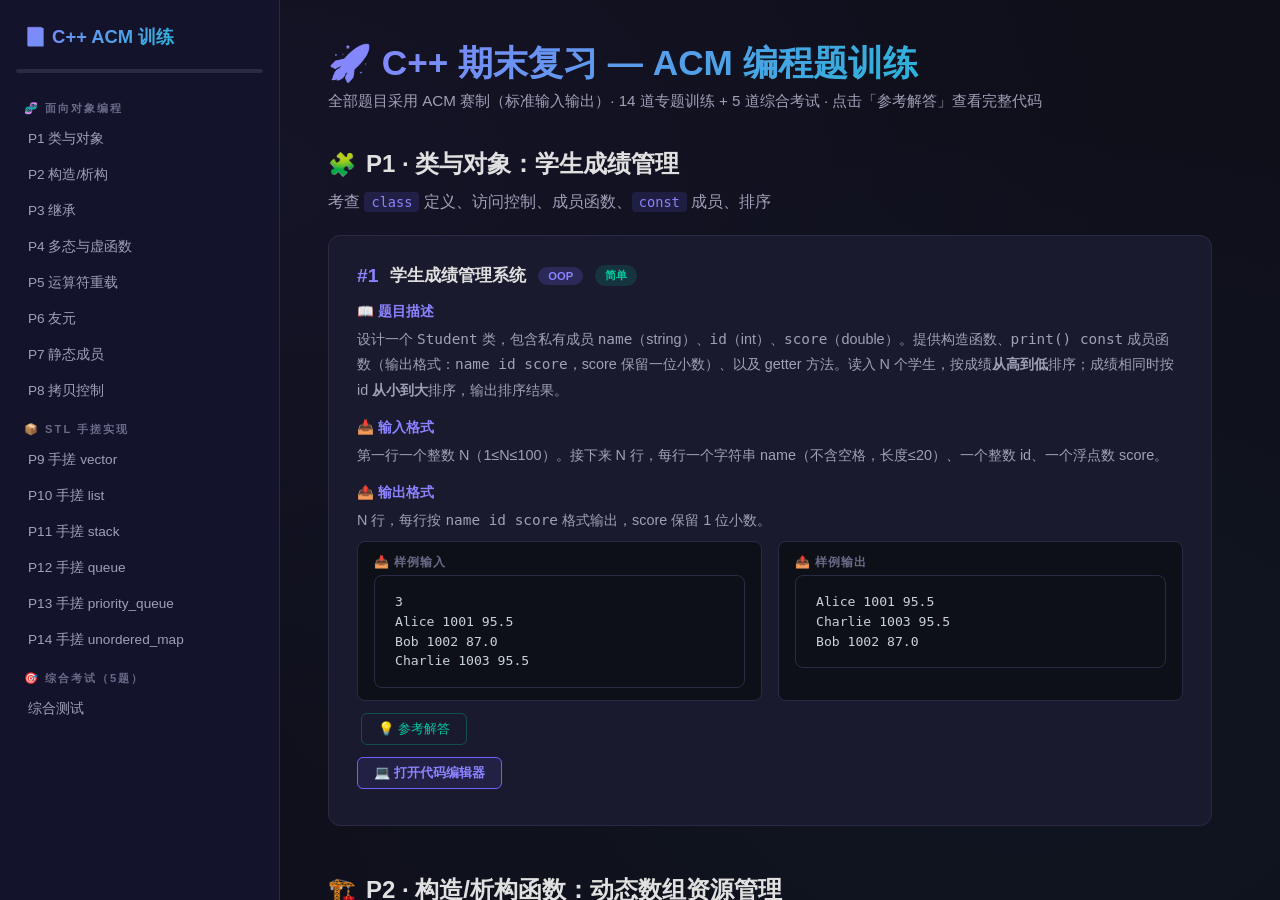
<file: cpp-review.html>
<!DOCTYPE html>
<html lang="zh-CN">
<head>
<meta charset="UTF-8">
<meta name="viewport" content="width=device-width,initial-scale=1.0">
<title>C++ 期末复习 · ACM 编程题训练</title>
<style>
:root{
--bg:#0f0f1a;--sidebar-bg:#13132b;--card-bg:#1a1a2e;--card-hover:#222244;
--accent:#6c63ff;--accent-light:#8b83ff;--accent-dark:#5a52d5;
--green:#00c8a0;--orange:#ff9f43;--red:#ff4757;--cyan:#00c8c8;
--text:#e0e0e0;--text-secondary:#a0a0b8;--text-muted:#6a6a88;
--border:#2a2a45;--code-bg:#0d1117;--inline-code:rgba(108,99,255,0.15);
--radius:12px;--radius-sm:8px;
}
*{margin:0;padding:0;box-sizing:border-box}
body{
font-family:'Segoe UI','PingFang SC','Microsoft YaHei',sans-serif;
background:var(--bg);
background-image:radial-gradient(ellipse at 20% 20%,rgba(108,99,255,.06) 0%,transparent 60%),radial-gradient(ellipse at 80% 80%,rgba(0,200,200,.04) 0%,transparent 60%);
color:var(--text);min-height:100vh;display:flex;
}
.sidebar{
width:280px;min-width:280px;background:var(--sidebar-bg);border-right:1px solid var(--border);
padding:24px 16px;position:sticky;top:0;height:100vh;overflow-y:auto;z-index:10;
}
.sidebar h2{
font-size:1.15rem;font-weight:700;
background:linear-gradient(135deg,var(--accent-light),var(--cyan));
-webkit-background-clip:text;-webkit-text-fill-color:transparent;background-clip:text;
margin-bottom:20px;padding:0 8px;
}
.sidebar .sec{font-size:.7rem;text-transform:uppercase;letter-spacing:2px;color:var(--text-muted);padding:12px 8px 6px;font-weight:700;}
.sidebar a{display:block;padding:8px 12px;border-radius:var(--radius-sm);color:var(--text-secondary);text-decoration:none;font-size:.85rem;transition:.2s;margin-bottom:2px;}
.sidebar a:hover{background:var(--card-bg);color:var(--text)}
.sidebar a.active{background:var(--accent);color:#fff;font-weight:600}
.main{flex:1;padding:40px 48px;max-width:980px;overflow-y:auto;height:100vh}
.main h1{font-size:2.2rem;font-weight:800;background:linear-gradient(135deg,var(--accent-light),var(--cyan));-webkit-background-clip:text;-webkit-text-fill-color:transparent;background-clip:text;margin-bottom:4px;}
.main .sub{color:var(--text-secondary);margin-bottom:36px;font-size:.95rem}

.section-block{margin-bottom:48px;scroll-margin-top:24px}
.section-block h2{font-size:1.5rem;font-weight:700;margin-bottom:8px;display:flex;align-items:center;gap:10px}
.section-block h2 .emoji{font-size:1.4rem}
.section-block>.desc{color:var(--text-secondary);margin-bottom:20px;line-height:1.7}
.section-block>.desc code{background:var(--inline-code);color:var(--accent-light);padding:2px 7px;border-radius:4px;font-size:.85em;font-family:'JetBrains Mono','Fira Code',monospace}

.prob-card{background:var(--card-bg);border:1px solid var(--border);border-radius:var(--radius);padding:28px;margin-bottom:20px;transition:.2s}
.prob-card:hover{border-color:var(--accent)}
.prob-card .prob-header{display:flex;align-items:center;gap:12px;margin-bottom:16px;flex-wrap:wrap}
.prob-card .prob-num{font-size:1.2rem;font-weight:800;color:var(--accent-light)}
.prob-card .prob-title{font-size:1.05rem;font-weight:700}
.prob-card .tag{display:inline-block;padding:3px 10px;border-radius:20px;font-size:.7rem;font-weight:600}
.tag.oop{background:rgba(108,99,255,.2);color:var(--accent-light)}
.tag.stl{background:rgba(0,200,160,.2);color:var(--green)}
.tag.exam{background:rgba(255,159,67,.2);color:var(--orange)}
.tag.easy{background:rgba(0,200,160,.15);color:var(--green)}
.tag.medium{background:rgba(255,159,67,.15);color:var(--orange)}
.tag.hard{background:rgba(255,71,87,.15);color:var(--red)}

.prob-section{margin-top:16px}
.prob-section h4{font-size:.85rem;color:var(--accent-light);margin-bottom:6px;font-weight:700}
.prob-section p,.prob-section li{color:var(--text-secondary);line-height:1.75;font-size:.9rem}
.prob-section ul{padding-left:20px}

.io-block{display:flex;gap:16px;flex-wrap:wrap;margin:8px 0}
.io-box{flex:1;min-width:200px;background:var(--code-bg);border:1px solid var(--border);border-radius:var(--radius-sm);padding:12px 16px}
.io-box .io-label{font-size:.75rem;color:var(--text-muted);font-weight:700;margin-bottom:4px;letter-spacing:1px}
.io-box pre{margin:0;font-size:.82rem;line-height:1.5;color:#c9d1d9;font-family:'JetBrains Mono','Fira Code','Consolas',monospace}

pre{background:var(--code-bg);border:1px solid var(--border);border-radius:var(--radius-sm);padding:16px 20px;overflow-x:auto;font-size:.82rem;line-height:1.6;margin:12px 0}
pre code{font-family:'JetBrains Mono','Fira Code','Cascadia Code','SF Mono','Consolas',monospace;color:#c9d1d9}
.kw{color:#ff7b72}.dt{color:#79c0ff}.fn{color:#d2a8ff}.st{color:#a5d6ff}.cm{color:#8b949e;font-style:italic}.num{color:#79c0ff}.op{color:#ff7b72}.pp{color:#ffa657}

.toggle-btn{display:inline-block;padding:6px 16px;border-radius:6px;border:1px solid var(--border);background:transparent;color:var(--text-secondary);cursor:pointer;font-size:.82rem;margin:4px;transition:.2s}
.toggle-btn:hover{background:rgba(108,99,255,.1);border-color:var(--accent);color:var(--text)}
.toggle-btn.hint-btn{color:var(--orange);border-color:rgba(255,159,67,.3)}
.toggle-btn.sol-btn{color:var(--green);border-color:rgba(0,200,160,.3)}
.toggle-content{display:none;margin-top:12px}
.toggle-content.show{display:block}

.score-section{text-align:center;margin:30px 0}
.grade-btn{padding:12px 32px;background:linear-gradient(135deg,var(--accent),var(--orange));color:#fff;border:none;border-radius:50px;font-size:1rem;font-weight:700;cursor:pointer;transition:.3s}
.grade-btn:hover{transform:translateY(-2px);box-shadow:0 6px 24px rgba(108,99,255,.4)}
.score-display{font-size:1.5rem;font-weight:800;margin-top:16px}
.progress-bar-wrap{background:var(--border);height:4px;border-radius:2px;margin:8px 0 16px}
.progress-bar-fill{background:linear-gradient(90deg,var(--accent),var(--cyan));height:100%;border-radius:2px;transition:width .5s}

.back-top{position:fixed;bottom:30px;right:30px;width:44px;height:44px;background:var(--accent);color:#fff;border:none;border-radius:50%;cursor:pointer;font-size:1.2rem;box-shadow:0 4px 24px rgba(0,0,0,.4);transition:.3s;z-index:20;display:none}
.back-top:hover{background:var(--accent-dark);transform:translateY(-3px)}

@media(max-width:768px){.sidebar{display:none}.main{padding:24px 16px;max-width:100%}.main h1{font-size:1.5rem}.io-block{flex-direction:column}}

::-webkit-scrollbar{width:6px}::-webkit-scrollbar-track{background:transparent}::-webkit-scrollbar-thumb{background:var(--border);border-radius:3px}

/* ═══ 在线代码编辑器 ═══ */
.editor-toggle{display:inline-block;padding:6px 16px;border-radius:6px;border:1px solid var(--accent);background:rgba(108,99,255,.1);color:var(--accent-light);cursor:pointer;font-size:.82rem;margin:8px 0;transition:.2s;font-weight:600}
.editor-toggle:hover{background:rgba(108,99,255,.2);transform:translateY(-1px)}
.editor-panel{display:none;margin-top:12px;border:1px solid var(--border);border-radius:var(--radius-sm);overflow:hidden}
.editor-panel.show{display:block}
.editor-toolbar{display:flex;align-items:center;gap:8px;padding:8px 12px;background:var(--sidebar-bg);border-bottom:1px solid var(--border);font-size:.75rem;color:var(--text-muted)}
.editor-toolbar .lang-badge{background:var(--accent);color:#fff;padding:2px 8px;border-radius:4px;font-size:.7rem;font-weight:700}
.editor-wrap{position:relative}
.editor-wrap textarea{width:100%;min-height:280px;padding:16px 20px 16px 52px;background:var(--code-bg);color:#c9d1d9;border:none;outline:none;resize:vertical;font-family:'JetBrains Mono','Fira Code','Cascadia Code','SF Mono','Consolas',monospace;font-size:.82rem;line-height:1.6;tab-size:4}
.editor-wrap .line-nums{position:absolute;left:0;top:0;width:40px;height:100%;padding:16px 0;text-align:right;font-family:'JetBrains Mono','Fira Code',monospace;font-size:.78rem;line-height:1.6;color:var(--text-muted);pointer-events:none;overflow:hidden;border-right:1px solid var(--border)}
.editor-io{display:flex;gap:0;border-top:1px solid var(--border)}
.editor-io .io-input{flex:1;display:flex;flex-direction:column}
.editor-io .io-input label{font-size:.72rem;color:var(--text-muted);padding:8px 12px 4px;font-weight:700;letter-spacing:1px}
.editor-io .io-input textarea{width:100%;height:80px;padding:10px 12px;background:var(--code-bg);color:#a5d6ff;border:none;outline:none;resize:none;font-family:'JetBrains Mono','Fira Code',monospace;font-size:.78rem;line-height:1.5}
.editor-io .io-input+.io-input{border-left:1px solid var(--border)}
.editor-actions{display:flex;align-items:center;gap:10px;padding:10px 12px;background:var(--sidebar-bg);border-top:1px solid var(--border)}
.editor-actions .run-btn{padding:8px 20px;background:linear-gradient(135deg,var(--green),#00b894);color:#000;border:none;border-radius:6px;font-weight:700;font-size:.82rem;cursor:pointer;transition:.2s;letter-spacing:.5px}
.editor-actions .run-btn:hover{transform:translateY(-1px);box-shadow:0 4px 16px rgba(0,200,160,.3)}
.editor-actions .run-btn:disabled{opacity:.5;cursor:not-allowed;transform:none}
.editor-actions .run-btn.loading{background:var(--text-muted)}
.editor-result{margin-top:0;padding:12px 16px;font-size:.82rem;line-height:1.6;border-radius:0;display:none}
.editor-result.show{display:block}
.editor-result.pass{background:rgba(0,200,160,.08);color:var(--green);border-top:2px solid var(--green)}
.editor-result.fail{background:rgba(255,71,87,.08);color:var(--red);border-top:2px solid var(--red)}
.editor-result pre{margin:8px 0 0;padding:8px 12px;background:rgba(0,0,0,.2);border-radius:4px;font-size:.78rem;white-space:pre-wrap;word-break:break-all}
.spinner{display:inline-block;width:14px;height:14px;border:2px solid transparent;border-top-color:currentColor;border-radius:50%;animation:spin .6s linear infinite;vertical-align:middle;margin-right:6px}
@keyframes spin{to{transform:rotate(360deg)}}
.editor-status{font-size:.75rem;color:var(--text-muted);margin-left:auto}
.editor-panel .test-indicator{display:inline-flex;align-items:center;gap:4px;font-size:.7rem;padding:3px 8px;border-radius:10px;margin-left:4px}
.test-indicator.pending{background:rgba(255,159,67,.15);color:var(--orange)}
.test-indicator.pass-all{background:rgba(0,200,160,.15);color:var(--green)}
.test-indicator.fail-some{background:rgba(255,71,87,.15);color:var(--red)}
</style>
</head>
<body>

<nav class="sidebar" id="sidebar">
<h2>📘 C++ ACM 训练</h2>
<div class="progress-bar-wrap"><div class="progress-bar-fill" id="progressBar" style="width:0%"></div></div>
<div class="sec">🧬 面向对象编程</div>
<a href="#oop-1">P1 类与对象</a>
<a href="#oop-2">P2 构造/析构</a>
<a href="#oop-3">P3 继承</a>
<a href="#oop-4">P4 多态与虚函数</a>
<a href="#oop-5">P5 运算符重载</a>
<a href="#oop-6">P6 友元</a>
<a href="#oop-7">P7 静态成员</a>
<a href="#oop-8">P8 拷贝控制</a>
<div class="sec">📦 STL 手搓实现</div>
<a href="#stl-1">P9 手搓 vector</a>
<a href="#stl-2">P10 手搓 list</a>
<a href="#stl-3">P11 手搓 stack</a>
<a href="#stl-4">P12 手搓 queue</a>
<a href="#stl-5">P13 手搓 priority_queue</a>
<a href="#stl-6">P14 手搓 unordered_map</a>
<div class="sec">🎯 综合考试（5题）</div>
<a href="#exam">综合测试</a>
</nav>

<main class="main" id="mainContent">
<h1>🚀 C++ 期末复习 — ACM 编程题训练</h1>
<p class="sub">全部题目采用 ACM 赛制（标准输入输出）· 14 道专题训练 + 5 道综合考试 · 点击「参考解答」查看完整代码</p>

<!-- ==================== OOP ==================== -->

<section class="section-block" id="oop-1">
<h2><span class="emoji">🧩</span> P1 · 类与对象：学生成绩管理</h2>
<div class="desc">考查 <code>class</code> 定义、访问控制、成员函数、<code>const</code> 成员、排序</div>
<div class="prob-card">
<div class="prob-header"><span class="prob-num">#1</span><span class="prob-title">学生成绩管理系统</span><span class="tag oop">OOP</span><span class="tag easy">简单</span></div>
<div class="prob-section"><h4>📖 题目描述</h4><p>设计一个 <code>Student</code> 类，包含私有成员 <code>name</code>（string）、<code>id</code>（int）、<code>score</code>（double）。提供构造函数、<code>print() const</code> 成员函数（输出格式：<code>name id score</code>，score 保留一位小数）、以及 getter 方法。读入 N 个学生，按成绩<strong>从高到低</strong>排序；成绩相同时按 id <strong>从小到大</strong>排序，输出排序结果。</p></div>
<div class="prob-section"><h4>📥 输入格式</h4><p>第一行一个整数 N（1≤N≤100）。接下来 N 行，每行一个字符串 name（不含空格，长度≤20）、一个整数 id、一个浮点数 score。</p></div>
<div class="prob-section"><h4>📤 输出格式</h4><p>N 行，每行按 <code>name id score</code> 格式输出，score 保留 1 位小数。</p></div>
<div class="io-block"><div class="io-box"><div class="io-label">📥 样例输入</div><pre>3
Alice 1001 95.5
Bob 1002 87.0
Charlie 1003 95.5</pre></div><div class="io-box"><div class="io-label">📤 样例输出</div><pre>Alice 1001 95.5
Charlie 1003 95.5
Bob 1002 87.0</pre></div></div>
<button class="toggle-btn sol-btn" onclick="this.nextElementSibling.classList.toggle('show')">💡 参考解答</button>
<div class="toggle-content"><pre><code><span class="pp">#include</span> <span class="st">&lt;iostream&gt;</span>
<span class="pp">#include</span> <span class="st">&lt;vector&gt;</span>
<span class="pp">#include</span> <span class="st">&lt;algorithm&gt;</span>
<span class="pp">#include</span> <span class="st">&lt;iomanip&gt;</span>
<span class="kw">using namespace</span> std;

<span class="kw">class</span> <span class="dt">Student</span> {
    <span class="dt">string</span> name; <span class="dt">int</span> id; <span class="dt">double</span> score;
<span class="kw">public</span>:
    <span class="dt">Student</span>(<span class="dt">string</span> n, <span class="dt">int</span> i, <span class="dt">double</span> s) : name(n), id(i), score(s) {}
    <span class="dt">void</span> <span class="fn">print</span>() <span class="kw">const</span> {
        cout &lt;&lt; name &lt;&lt; <span class="st">" "</span> &lt;&lt; id &lt;&lt; <span class="st">" "</span> &lt;&lt; fixed &lt;&lt; setprecision(<span class="num">1</span>) &lt;&lt; score &lt;&lt; endl;
    }
    <span class="dt">double</span> <span class="fn">getScore</span>() <span class="kw">const</span> { <span class="kw">return</span> score; }
    <span class="dt">int</span> <span class="fn">getId</span>() <span class="kw">const</span> { <span class="kw">return</span> id; }
};

<span class="dt">int</span> <span class="fn">main</span>() {
    <span class="dt">int</span> N; cin &gt;&gt; N;
    vector&lt;Student&gt; v;
    <span class="kw">for</span> (<span class="dt">int</span> i = <span class="num">0</span>; i &lt; N; ++i) {
        <span class="dt">string</span> name; <span class="dt">int</span> id; <span class="dt">double</span> score;
        cin &gt;&gt; name &gt;&gt; id &gt;&gt; score;
        v.emplace_back(name, id, score);
    }
    sort(v.begin(), v.end(), [](<span class="kw">const</span> Student& a, <span class="kw">const</span> Student& b) {
        <span class="kw">if</span> (a.getScore() != b.getScore()) <span class="kw">return</span> a.getScore() &gt; b.getScore();
        <span class="kw">return</span> a.getId() &lt; b.getId();
    });
    <span class="kw">for</span> (<span class="kw">const</span> <span class="kw">auto</span>& s : v) s.print();
}</code></pre></div>
</div>
</section>

<section class="section-block" id="oop-2">
<h2><span class="emoji">🏗️</span> P2 · 构造/析构函数：动态数组资源管理</h2>
<div class="desc">考查构造函数、析构函数、初始化列表、RAII、构造/析构顺序</div>
<div class="prob-card">
<div class="prob-header"><span class="prob-num">#2</span><span class="prob-title">动态数组的生命周期追踪</span><span class="tag oop">OOP</span><span class="tag easy">简单</span></div>
<div class="prob-section"><h4>📖 题目描述</h4><p>实现一个 <code>Tracker</code> 类：构造时输出 <code>"Tracker()"</code>，析构时输出 <code>"~Tracker()"</code>。再实现一个 <code>Wrapper</code> 类：包含一个 <code>int* data</code> 和 <code>size_t size</code>，构造函数分配 <code>new int[n]</code> 并输出 <code>"Wrapper(n)"</code>，析构函数 <code>delete[] data</code> 并输出 <code>"~Wrapper()"</code>。<br>在 main 中：创建一个 Tracker，然后创建一个 Wrapper(5)，观察输出顺序。</p></div>
<div class="io-block"><div class="io-box"><div class="io-label">📤 期望输出</div><pre>Tracker()
Wrapper(5)
~Wrapper()
~Tracker()</pre></div></div>
<button class="toggle-btn sol-btn" onclick="this.nextElementSibling.classList.toggle('show')">💡 参考解答</button>
<div class="toggle-content"><pre><code><span class="pp">#include</span> <span class="st">&lt;iostream&gt;</span>
<span class="kw">using namespace</span> std;

<span class="kw">class</span> <span class="dt">Tracker</span> {
<span class="kw">public</span>:
    <span class="dt">Tracker</span>()  { cout &lt;&lt; <span class="st">"Tracker()"</span>  &lt;&lt; endl; }
    ~<span class="dt">Tracker</span>() { cout &lt;&lt; <span class="st">"~Tracker()"</span> &lt;&lt; endl; }
};

<span class="kw">class</span> <span class="dt">Wrapper</span> {
    <span class="dt">int</span>* data; <span class="dt">size_t</span> size;
<span class="kw">public</span>:
    <span class="dt">Wrapper</span>(<span class="dt">size_t</span> n) : size(n), data(<span class="kw">new</span> <span class="dt">int</span>[n]{}) {
        cout &lt;&lt; <span class="st">"Wrapper("</span> &lt;&lt; n &lt;&lt; <span class="st">")"</span> &lt;&lt; endl;
    }
    ~<span class="dt">Wrapper</span>() { <span class="kw">delete</span>[] data; cout &lt;&lt; <span class="st">"~Wrapper()"</span> &lt;&lt; endl; }
};

<span class="dt">int</span> <span class="fn">main</span>() {
    <span class="dt">Tracker</span> t;
    <span class="dt">Wrapper</span> w(<span class="num">5</span>);
    <span class="kw">return</span> <span class="num">0</span>;
}</code></pre></div>
</div>
</section>

<section class="section-block" id="oop-3">
<h2><span class="emoji">🧬</span> P3 · 继承：形状面积计算</h2>
<div class="desc">考查继承、protected 成员、派生类构造调用基类构造、虚函数</div>
<div class="prob-card">
<div class="prob-header"><span class="prob-num">#3</span><span class="prob-title">形状面积计算器</span><span class="tag oop">OOP</span><span class="tag easy">简单</span></div>
<div class="prob-section"><h4>📖 题目描述</h4><p>设计基类 <code>Shape</code>（含 protected double 成员 <code>area</code>，和虚函数 <code>double getArea() const</code>）。派生 <code>Rectangle</code>（构造函数接收 width、height，计算 area=w*h）和 <code>Circle</code>（构造函数接收 radius，计算 area=3.14159*r*r）。输入 N 个形状：每行一个字符 R 或 C 后跟参数。输出每个形状的面积（保留 2 位小数），然后输出总面积。</p></div>
<div class="io-block"><div class="io-box"><div class="io-label">📥 样例输入</div><pre>3
R 3 4
C 2
R 5 5</pre></div><div class="io-box"><div class="io-label">📤 样例输出</div><pre>12.00
12.57
25.00
49.57</pre></div></div>
<button class="toggle-btn sol-btn" onclick="this.nextElementSibling.classList.toggle('show')">💡 参考解答</button>
<div class="toggle-content"><pre><code><span class="pp">#include</span> <span class="st">&lt;iostream&gt;</span>
<span class="pp">#include</span> <span class="st">&lt;vector&gt;</span>
<span class="pp">#include</span> <span class="st">&lt;iomanip&gt;</span>
<span class="kw">using namespace</span> std;

<span class="kw">class</span> <span class="dt">Shape</span> {
<span class="kw">protected</span>: <span class="dt">double</span> area;
<span class="kw">public</span>:
    <span class="kw">virtual</span> <span class="dt">double</span> <span class="fn">getArea</span>() <span class="kw">const</span> { <span class="kw">return</span> area; }
    <span class="kw">virtual</span> ~<span class="dt">Shape</span>() {}
};

<span class="kw">class</span> <span class="dt">Rectangle</span> : <span class="kw">public</span> <span class="dt">Shape</span> {
<span class="kw">public</span>: <span class="dt">Rectangle</span>(<span class="dt">double</span> w, <span class="dt">double</span> h) { area = w * h; }
};

<span class="kw">class</span> <span class="dt">Circle</span> : <span class="kw">public</span> <span class="dt">Shape</span> {
<span class="kw">public</span>: <span class="dt">Circle</span>(<span class="dt">double</span> r) { area = <span class="num">3.14159</span> * r * r; }
};

<span class="dt">int</span> <span class="fn">main</span>() {
    <span class="dt">int</span> N; cin &gt;&gt; N;
    vector&lt;Shape*&gt; shapes;
    cout &lt;&lt; fixed &lt;&lt; setprecision(<span class="num">2</span>);
    <span class="dt">double</span> total = <span class="num">0</span>;
    <span class="kw">while</span> (N--) {
        <span class="dt">char</span> t; cin &gt;&gt; t;
        <span class="kw">if</span> (t == <span class="st">'R'</span>) { <span class="dt">double</span> w, h; cin &gt;&gt; w &gt;&gt; h; shapes.push_back(<span class="kw">new</span> <span class="dt">Rectangle</span>(w, h)); }
        <span class="kw">else</span> { <span class="dt">double</span> r; cin &gt;&gt; r; shapes.push_back(<span class="kw">new</span> <span class="dt">Circle</span>(r)); }
        <span class="dt">double</span> a = shapes.back()-&gt;getArea();
        cout &lt;&lt; a &lt;&lt; endl;
        total += a;
    }
    cout &lt;&lt; total &lt;&lt; endl;
    <span class="kw">for</span> (<span class="kw">auto</span> p : shapes) <span class="kw">delete</span> p;
}</code></pre></div>
</div>
</section>

<section class="section-block" id="oop-4">
<h2><span class="emoji">🎭</span> P4 · 多态与虚函数：动物叫声模拟</h2>
<div class="desc">考查 virtual、override、纯虚函数、抽象类、虚析构、多态调用</div>
<div class="prob-card">
<div class="prob-header"><span class="prob-num">#4</span><span class="prob-title">动物园叫声模拟</span><span class="tag oop">OOP</span><span class="tag medium">中等</span></div>
<div class="prob-section"><h4>📖 题目描述</h4><p>设计抽象基类 <code>Animal</code>：纯虚函数 <code>virtual string sound() const = 0</code>，虚析构函数。派生 <code>Dog</code>（返回 <code>"Woof"</code>）、<code>Cat</code>（返回 <code>"Meow"</code>）、<code>Cow</code>（返回 <code>"Moo"</code>）。输入 N 个动物类型（Dog Cat Cow），通过基类指针调用 sound() 输出对应叫声，每行一个。</p></div>
<div class="io-block"><div class="io-box"><div class="io-label">📥 样例输入</div><pre>4
Dog
Cat
Cow
Cat</pre></div><div class="io-box"><div class="io-label">📤 样例输出</div><pre>Woof
Meow
Moo
Meow</pre></div></div>
<button class="toggle-btn sol-btn" onclick="this.nextElementSibling.classList.toggle('show')">💡 参考解答</button>
<div class="toggle-content"><pre><code><span class="pp">#include</span> <span class="st">&lt;iostream&gt;</span>
<span class="pp">#include</span> <span class="st">&lt;vector&gt;</span>
<span class="pp">#include</span> <span class="st">&lt;string&gt;</span>
<span class="kw">using namespace</span> std;

<span class="kw">class</span> <span class="dt">Animal</span> {
<span class="kw">public</span>:
    <span class="kw">virtual</span> <span class="dt">string</span> <span class="fn">sound</span>() <span class="kw">const</span> = <span class="num">0</span>;
    <span class="kw">virtual</span> ~<span class="dt">Animal</span>() {}
};

<span class="kw">class</span> <span class="dt">Dog</span> : <span class="kw">public</span> <span class="dt">Animal</span> { <span class="kw">public</span>: <span class="dt">string</span> <span class="fn">sound</span>() <span class="kw">const</span> <span class="kw">override</span> { <span class="kw">return</span> <span class="st">"Woof"</span>; } };
<span class="kw">class</span> <span class="dt">Cat</span> : <span class="kw">public</span> <span class="dt">Animal</span> { <span class="kw">public</span>: <span class="dt">string</span> <span class="fn">sound</span>() <span class="kw">const</span> <span class="kw">override</span> { <span class="kw">return</span> <span class="st">"Meow"</span>; } };
<span class="kw">class</span> <span class="dt">Cow</span> : <span class="kw">public</span> <span class="dt">Animal</span> { <span class="kw">public</span>: <span class="dt">string</span> <span class="fn">sound</span>() <span class="kw">const</span> <span class="kw">override</span> { <span class="kw">return</span> <span class="st">"Moo"</span>; } };

<span class="dt">int</span> <span class="fn">main</span>() {
    <span class="dt">int</span> N; cin &gt;&gt; N;
    vector&lt;Animal*&gt; zoo;
    <span class="kw">while</span> (N--) {
        <span class="dt">string</span> t; cin &gt;&gt; t;
        <span class="kw">if</span> (t == <span class="st">"Dog"</span>) zoo.push_back(<span class="kw">new</span> <span class="dt">Dog</span>());
        <span class="kw">else</span> <span class="kw">if</span> (t == <span class="st">"Cat"</span>) zoo.push_back(<span class="kw">new</span> <span class="dt">Cat</span>());
        <span class="kw">else</span> zoo.push_back(<span class="kw">new</span> <span class="dt">Cow</span>());
    }
    <span class="kw">for</span> (<span class="kw">auto</span> a : zoo) { cout &lt;&lt; a-&gt;sound() &lt;&lt; endl; <span class="kw">delete</span> a; }
}</code></pre></div>
</div>
</section>

<section class="section-block" id="oop-5">
<h2><span class="emoji">➕</span> P5 · 运算符重载：复数计算器</h2>
<div class="desc">考查成员/友元运算符重载、&lt;&lt;、+、==</div>
<div class="prob-card">
<div class="prob-header"><span class="prob-num">#5</span><span class="prob-title">复数四则运算</span><span class="tag oop">OOP</span><span class="tag medium">中等</span></div>
<div class="prob-section"><h4>📖 题目描述</h4><p>实现 <code>Complex</code> 类（double real, imag）。重载：<code>+</code>（成员函数）、<code>-</code>（成员函数）、<code>*</code>（成员函数：(a+bi)*(c+di)=(ac-bd)+(ad+bc)i）、<code>==</code>（成员函数）、<code>&lt;&lt;</code>（友元函数，格式 a+bi，保留 1 位小数，虚部为负时输出 a-bi）。输入两个复数，依次输出 +、-、* 结果，以及是否相等（Equal / Not equal）。</p></div>
<div class="io-block"><div class="io-box"><div class="io-label">📥 样例输入</div><pre>3.0 4.0
1.0 -2.0</pre></div><div class="io-box"><div class="io-label">📤 样例输出</div><pre>4.0+2.0i
2.0+6.0i
11.0-2.0i
Not equal</pre></div></div>
<button class="toggle-btn sol-btn" onclick="this.nextElementSibling.classList.toggle('show')">💡 参考解答</button>
<div class="toggle-content"><pre><code><span class="pp">#include</span> <span class="st">&lt;iostream&gt;</span>
<span class="pp">#include</span> <span class="st">&lt;iomanip&gt;</span>
<span class="kw">using namespace</span> std;

<span class="kw">class</span> <span class="dt">Complex</span> {
    <span class="dt">double</span> real, imag;
<span class="kw">public</span>:
    <span class="dt">Complex</span>(<span class="dt">double</span> r=<span class="num">0</span>, <span class="dt">double</span> i=<span class="num">0</span>):real(r),imag(i){}
    <span class="dt">Complex</span> <span class="kw">operator</span>+(<span class="kw">const</span> Complex& o)<span class="kw">const</span>{<span class="kw">return</span> Complex(real+o.real,imag+o.imag);}
    <span class="dt">Complex</span> <span class="kw">operator</span>-(<span class="kw">const</span> Complex& o)<span class="kw">const</span>{<span class="kw">return</span> Complex(real-o.real,imag-o.imag);}
    <span class="dt">Complex</span> <span class="kw">operator</span>*(<span class="kw">const</span> Complex& o)<span class="kw">const</span>{<span class="kw">return</span> Complex(real*o.real-imag*o.imag,real*o.imag+imag*o.real);}
    <span class="dt">bool</span> <span class="kw">operator</span>==(<span class="kw">const</span> Complex& o)<span class="kw">const</span>{<span class="kw">return</span> real==o.real&&imag==o.imag;}
    <span class="kw">friend</span> ostream& <span class="kw">operator</span>&lt;&lt;(ostream& os,<span class="kw">const</span> Complex& c){
        os&lt;&lt;fixed&lt;&lt;setprecision(<span class="num">1</span>)&lt;&lt;c.real;
        <span class="kw">if</span>(c.imag&gt;=<span class="num">0</span>)os&lt;&lt;<span class="st">"+"</span>&lt;&lt;c.imag&lt;&lt;<span class="st">"i"</span>;<span class="kw">else</span> os&lt;&lt;c.imag&lt;&lt;<span class="st">"i"</span>;
        <span class="kw">return</span> os;
    }
};

<span class="dt">int</span> <span class="fn">main</span>(){
    <span class="dt">double</span> r1,i1,r2,i2;cin&gt;&gt;r1&gt;&gt;i1&gt;&gt;r2&gt;&gt;i2;
    Complex a(r1,i1),b(r2,i2);
    cout&lt;&lt;a+b&lt;&lt;endl&lt;&lt;a-b&lt;&lt;endl&lt;&lt;a*b&lt;&lt;endl;
    cout&lt;&lt;(a==b?<span class="st">"Equal"</span>:<span class="st">"Not equal"</span>)&lt;&lt;endl;
}</code></pre></div>
</div>
</section>

<section class="section-block" id="oop-6">
<h2><span class="emoji">🤝</span> P6 · 友元：矩阵乘法</h2>
<div class="desc">考查 friend 函数、跨类访问 private 成员</div>
<div class="prob-card">
<div class="prob-header"><span class="prob-num">#6</span><span class="prob-title">2×2 矩阵乘法</span><span class="tag oop">OOP</span><span class="tag easy">简单</span></div>
<div class="prob-section"><h4>📖 题目描述</h4><p>设计 <code>Matrix2x2</code> 类，私有成员为 <code>double a,b,c,d</code>（代表 [[a,b],[c,d]]）。用一个<strong>友元函数</strong> <code>multiply</code> 接收两个 Matrix2x2，返回它们的乘积矩阵。重载 <code>&lt;&lt;</code> 输出矩阵（每行两个数空格分隔，保留 1 位小数）。</p></div>
<div class="io-block"><div class="io-box"><div class="io-label">📥 样例输入</div><pre>1 2 3 4
2 0 1 2</pre></div><div class="io-box"><div class="io-label">📤 样例输出</div><pre>4.0 4.0
10.0 8.0</pre></div></div>
<button class="toggle-btn sol-btn" onclick="this.nextElementSibling.classList.toggle('show')">💡 参考解答</button>
<div class="toggle-content"><pre><code><span class="pp">#include</span> <span class="st">&lt;iostream&gt;</span>
<span class="pp">#include</span> <span class="st">&lt;iomanip&gt;</span>
<span class="kw">using namespace</span> std;

<span class="kw">class</span> <span class="dt">Matrix2x2</span> {
    <span class="dt">double</span> a,b,c,d;
<span class="kw">public</span>:
    Matrix2x2(<span class="dt">double</span> a=<span class="num">0</span>,<span class="dt">double</span> b=<span class="num">0</span>,<span class="dt">double</span> c=<span class="num">0</span>,<span class="dt">double</span> d=<span class="num">0</span>):a(a),b(b),c(c),d(d){}
    <span class="kw">friend</span> Matrix2x2 <span class="fn">multiply</span>(<span class="kw">const</span> Matrix2x2& m1,<span class="kw">const</span> Matrix2x2& m2){
        <span class="kw">return</span> Matrix2x2(m1.a*m2.a+m1.b*m2.c,m1.a*m2.b+m1.b*m2.d,
                        m1.c*m2.a+m1.d*m2.c,m1.c*m2.b+m1.d*m2.d);
    }
    <span class="kw">friend</span> ostream& <span class="kw">operator</span>&lt;&lt;(ostream& os,<span class="kw">const</span> Matrix2x2& m){
        os&lt;&lt;fixed&lt;&lt;setprecision(<span class="num">1</span>);os&lt;&lt;m.a&lt;&lt;<span class="st">" "</span>&lt;&lt;m.b&lt;&lt;endl&lt;&lt;m.c&lt;&lt;<span class="st">" "</span>&lt;&lt;m.d;<span class="kw">return</span> os;
    }
};

<span class="dt">int</span> <span class="fn">main</span>(){
    <span class="dt">double</span> a,b,c,d;cin&gt;&gt;a&gt;&gt;b&gt;&gt;c&gt;&gt;d;Matrix2x2 m1(a,b,c,d);
    cin&gt;&gt;a&gt;&gt;b&gt;&gt;c&gt;&gt;d;Matrix2x2 m2(a,b,c,d);
    cout&lt;&lt;multiply(m1,m2)&lt;&lt;endl;
}</code></pre></div>
</div>
</section>

<section class="section-block" id="oop-7">
<h2><span class="emoji">📊</span> P7 · 静态成员：实例计数器</h2>
<div class="desc">考查 static 成员变量/函数、类外定义</div>
<div class="prob-card">
<div class="prob-header"><span class="prob-num">#7</span><span class="prob-title">对象创建销毁统计</span><span class="tag oop">OOP</span><span class="tag easy">简单</span></div>
<div class="prob-section"><h4>📖 题目描述</h4><p>实现 <code>Counter</code> 类：含 <code>static int alive</code> 记录当前存活对象数。构造函数使 alive+1 并输出 <code>"+N"</code>，析构函数使 alive-1 并输出 <code>"-N"</code>（N 为 alive 变化前的值）。提供 <code>static int getAlive()</code>。在 main 中依次：创建对象 b → 在花括号内创建对象 a（a 销毁）→ 输出当前存活数。观察输出。</p></div>
<div class="io-block"><div class="io-box"><div class="io-label">📤 期望输出</div><pre>+1
+2
-2
1</pre></div></div>
<button class="toggle-btn sol-btn" onclick="this.nextElementSibling.classList.toggle('show')">💡 参考解答</button>
<div class="toggle-content"><pre><code><span class="pp">#include</span> <span class="st">&lt;iostream&gt;</span>
<span class="kw">using namespace</span> std;

<span class="kw">class</span> <span class="dt">Counter</span> {
    <span class="kw">static</span> <span class="dt">int</span> alive;
<span class="kw">public</span>:
    <span class="dt">Counter</span>()  { ++alive; cout &lt;&lt; <span class="st">"+"</span> &lt;&lt; alive &lt;&lt; endl; }
    ~<span class="dt">Counter</span>() { cout &lt;&lt; <span class="st">"-"</span> &lt;&lt; alive &lt;&lt; endl; --alive; }
    <span class="kw">static</span> <span class="dt">int</span> <span class="fn">getAlive</span>() { <span class="kw">return</span> alive; }
};
<span class="dt">int</span> Counter::alive = <span class="num">0</span>;

<span class="dt">int</span> <span class="fn">main</span>() {
    Counter b;
    { Counter a; }
    cout &lt;&lt; Counter::getAlive() &lt;&lt; endl;
}</code></pre></div>
</div>
</section>

<section class="section-block" id="oop-8">
<h2><span class="emoji">📋</span> P8 · 拷贝控制：手搓 String 类</h2>
<div class="desc">考查拷贝/移动构造/赋值、三五法则、noexcept</div>
<div class="prob-card">
<div class="prob-header"><span class="prob-num">#8</span><span class="prob-title">DIY String 类</span><span class="tag oop">OOP</span><span class="tag medium">中等</span></div>
<div class="prob-section"><h4>📖 题目描述</h4><p>实现 <code>MyString</code> 类，包含 char* data 和 size_t len。需要：① 从 const char* 构造（深拷贝）；② 拷贝构造（深拷贝）；③ 拷贝赋值（注意自赋值）；④ 移动构造（noexcept）；⑤ 移动赋值（noexcept）；⑥ 析构；⑦ size()；⑧ c_str()；⑨ operator==；⑩ operator+。<br>输入两个字符串，依次输出 s1+s1 的长度、s1==s2 输出 1/0、将 s1 移动给 s3 后输出 s1.size() 和 s3.size()。</p></div>
<div class="io-block"><div class="io-box"><div class="io-label">📥 样例输入</div><pre>hello
world</pre></div><div class="io-box"><div class="io-label">📤 样例输出</div><pre>10
0
0 5</pre></div></div>
<button class="toggle-btn sol-btn" onclick="this.nextElementSibling.classList.toggle('show')">💡 参考解答</button>
<div class="toggle-content"><pre><code><span class="pp">#include</span> <span class="st">&lt;iostream&gt;</span>
<span class="pp">#include</span> <span class="st">&lt;cstring&gt;</span>
<span class="kw">using namespace</span> std;

<span class="kw">class</span> <span class="dt">MyString</span> {
    <span class="dt">char</span>* data; <span class="dt">size_t</span> len;
<span class="kw">public</span>:
    <span class="dt">MyString</span>(<span class="kw">const</span> <span class="dt">char</span>* s=<span class="st">""</span>):len(strlen(s)),data(<span class="kw">new</span> <span class="dt">char</span>[len+<span class="num">1</span>]){strcpy(data,s);}
    <span class="dt">MyString</span>(<span class="kw">const</span> MyString& o):len(o.len),data(<span class="kw">new</span> <span class="dt">char</span>[len+<span class="num">1</span>]){strcpy(data,o.data);}
    MyString& <span class="kw">operator</span>=(<span class="kw">const</span> MyString& o){<span class="kw">if</span>(<span class="kw">this</span>!=&o){<span class="kw">delete</span>[]data;len=o.len;data=<span class="kw">new</span> <span class="dt">char</span>[len+<span class="num">1</span>];strcpy(data,o.data);}<span class="kw">return</span>*<span class="kw">this</span>;}
    <span class="dt">MyString</span>(MyString&& o)<span class="kw">noexcept</span>:data(o.data),len(o.len){o.data=<span class="kw">nullptr</span>;o.len=<span class="num">0</span>;}
    MyString& <span class="kw">operator</span>=(MyString&& o)<span class="kw">noexcept</span>{<span class="kw">if</span>(<span class="kw">this</span>!=&o){<span class="kw">delete</span>[]data;data=o.data;len=o.len;o.data=<span class="kw">nullptr</span>;o.len=<span class="num">0</span>;}<span class="kw">return</span>*<span class="kw">this</span>;}
    ~<span class="dt">MyString</span>(){<span class="kw">delete</span>[]data;}
    <span class="dt">size_t</span> <span class="fn">size</span>()<span class="kw">const</span>{<span class="kw">return</span> data?len:<span class="num">0</span>;}
    <span class="kw">const</span> <span class="dt">char</span>* <span class="fn">c_str</span>()<span class="kw">const</span>{<span class="kw">return</span> data?:<span class="st">""</span>;}
    <span class="dt">bool</span> <span class="kw">operator</span>==(<span class="kw">const</span> MyString& o)<span class="kw">const</span>{<span class="kw">return</span> strcmp(c_str(),o.c_str())==<span class="num">0</span>;}
    MyString <span class="kw">operator</span>+(<span class="kw">const</span> MyString& o)<span class="kw">const</span>{MyString r;<span class="kw">delete</span>[]r.data;r.len=len+o.len;r.data=<span class="kw">new</span> <span class="dt">char</span>[r.len+<span class="num">1</span>];strcpy(r.data,c_str());strcat(r.data,o.c_str());<span class="kw">return</span> r;}
};

<span class="dt">int</span> <span class="fn">main</span>(){
    <span class="dt">string</span> a,b;cin&gt;&gt;a&gt;&gt;b;
    MyString s1(a.c_str()),s2(b.c_str());
    MyString sum=s1+s1;cout&lt;&lt;sum.size()&lt;&lt;endl;
    cout&lt;&lt;(s1==s2?<span class="num">1</span>:<span class="num">0</span>)&lt;&lt;endl;
    MyString s3=std::move(s1);
    cout&lt;&lt;s1.size()&lt;&lt;<span class="st">" "</span>&lt;&lt;s3.size()&lt;&lt;endl;
}</code></pre></div>
</div>
</section>

<!-- ==================== STL ==================== -->

<section class="section-block" id="stl-1">
<h2><span class="emoji">📐</span> P9 · 手搓 Vector</h2>
<div class="desc">考查模板类、三指针、placement new、二倍扩容</div>
<div class="prob-card">
<div class="prob-header"><span class="prob-num">#9</span><span class="prob-title">实现 MyVector</span><span class="tag stl">STL手搓</span><span class="tag hard">困难</span></div>
<div class="prob-section"><h4>📖 题目描述</h4><p>实现模板类 <code>MyVector&lt;T&gt;</code>，三指针 _start/_finish/_endOfStorage。必须实现：push_back（二倍扩容）、pop_back、size()、capacity()、operator[]、at(size_t)（越界抛 out_of_range）、insert(size_t pos, const T&)、erase(size_t pos)、析构（逐个析构元素）。输入一系列指令模拟操作。</p></div>
<div class="prob-section"><h4>📥 输入格式</h4><p>每行一条指令：<code>pb x</code>（push_back）、<code>pop</code>、<code>at i</code>（输出第 i 个）、<code>size</code>、<code>cap</code>、<code>ins i x</code>（在 i 位置插入 x）、<code>era i</code>（删除第 i 个）、<code>end</code> 结束。</p></div>
<div class="io-block"><div class="io-box"><div class="io-label">📥 样例输入</div><pre>pb 10
pb 20
pb 30
size
cap
at 1
era 1
size
at 1
end</pre></div><div class="io-box"><div class="io-label">📤 样例输出</div><pre>3
4
20
2
30</pre></div></div>
<button class="toggle-btn sol-btn" onclick="this.nextElementSibling.classList.toggle('show')">💡 参考解答（核心方法）</button>
<div class="toggle-content"><pre><code><span class="kw">template</span>&lt;<span class="kw">typename</span> T&gt;
<span class="kw">class</span> <span class="dt">MyVector</span> {
    T* _start=<span class="kw">nullptr</span>,*_finish=<span class="kw">nullptr</span>,*_endOfStorage=<span class="kw">nullptr</span>;
<span class="kw">public</span>:
    <span class="dt">size_t</span> <span class="fn">size</span>()<span class="kw">const</span>{<span class="kw">return</span> _finish-_start;}
    <span class="dt">size_t</span> <span class="fn">capacity</span>()<span class="kw">const</span>{<span class="kw">return</span> _endOfStorage-_start;}

    <span class="dt">void</span> <span class="fn">reserve</span>(<span class="dt">size_t</span> n){
        <span class="kw">if</span>(n&lt;=capacity())<span class="kw">return</span>;
        T* nd=<span class="kw">static_cast</span>&lt;T*&gt;(<span class="kw">operator new</span>(n*<span class="kw">sizeof</span>(T)));
        <span class="dt">size_t</span> sz=size();
        <span class="kw">for</span>(<span class="dt">size_t</span> i=<span class="num">0</span>;i&lt;sz;++i)<span class="kw">new</span>(nd+i) T(std::move(_start[i]));
        <span class="kw">for</span>(<span class="dt">size_t</span> i=<span class="num">0</span>;i&lt;sz;++i)_start[i].~T();
        <span class="kw">operator delete</span>(_start);
        _start=nd;_finish=_start+sz;_endOfStorage=_start+n;
    }

    <span class="dt">void</span> <span class="fn">push_back</span>(<span class="kw">const</span> T& v){
        <span class="kw">if</span>(_finish==_endOfStorage)reserve(capacity()==<span class="num">0</span>?<span class="num">1</span>:capacity()*<span class="num">2</span>);
        <span class="kw">new</span>(_finish) T(v);++_finish;
    }

    <span class="dt">void</span> <span class="fn">pop_back</span>(){<span class="kw">if</span>(size()){--_finish;_finish-&gt;~T();}}
    T& <span class="kw">operator</span>[](<span class="dt">size_t</span> i){<span class="kw">return</span> _start[i];}

    T& <span class="fn">at</span>(<span class="dt">size_t</span> i){<span class="kw">if</span>(i&gt;=size())<span class="kw">throw</span> out_of_range(<span class="st">"out of range"</span>);<span class="kw">return</span> _start[i];}

    <span class="dt">void</span> <span class="fn">insert</span>(<span class="dt">size_t</span> pos,<span class="kw">const</span> T& v){
        <span class="kw">if</span>(pos&gt;size())<span class="kw">throw</span> out_of_range(<span class="st">"pos"</span>);
        <span class="kw">if</span>(_finish==_endOfStorage)reserve(capacity()==<span class="num">0</span>?<span class="num">1</span>:capacity()*<span class="num">2</span>);
        <span class="kw">for</span>(T* p=_finish;p&gt;_start+pos;--p)<span class="kw">new</span>(p)T(std::move(*(p-<span class="num">1</span>)));
        *(_start+pos)=v;++_finish;
    }

    <span class="dt">void</span> <span class="fn">erase</span>(<span class="dt">size_t</span> pos){
        <span class="kw">if</span>(pos&gt;=size())<span class="kw">throw</span> out_of_range(<span class="st">"pos"</span>);
        <span class="kw">for</span>(T* p=_start+pos;p&lt;_finish-<span class="num">1</span>;++p)*p=std::move(*(p+<span class="num">1</span>));
        --_finish;_finish-&gt;~T();
    }

    ~<span class="dt">MyVector</span>(){<span class="kw">for</span>(<span class="dt">size_t</span> i=<span class="num">0</span>;i&lt;size();++i)_start[i].~T();<span class="kw">operator delete</span>(_start);}
};</code></pre></div>
</div>
</section>

<section class="section-block" id="stl-2">
<h2><span class="emoji">🔗</span> P10 · 手搓 List：约瑟夫环</h2>
<div class="desc">考查双向循环链表、哨兵节点、迭代器</div>
<div class="prob-card">
<div class="prob-header"><span class="prob-num">#10</span><span class="prob-title">约瑟夫环（手搓双向链表）</span><span class="tag stl">STL手搓</span><span class="tag medium">中等</span></div>
<div class="prob-section"><h4>📖 题目描述</h4><p>约瑟夫环：n 个人围成一圈，从第 1 个开始报数，每报到 m 的人出局，下一个人重新从 1 报数。输出出局顺序。<strong>必须</strong>使用自己手搓的双向循环链表（带哨兵节点）。</p></div>
<div class="io-block"><div class="io-box"><div class="io-label">📥 样例输入</div><pre>5 3</pre></div><div class="io-box"><div class="io-label">📤 样例输出</div><pre>3 1 5 2 4</pre></div></div>
<button class="toggle-btn sol-btn" onclick="this.nextElementSibling.classList.toggle('show')">💡 参考解答</button>
<div class="toggle-content"><pre><code><span class="pp">#include</span> <span class="st">&lt;iostream&gt;</span>
<span class="kw">using namespace</span> std;

<span class="kw">template</span>&lt;<span class="kw">typename</span> T&gt;
<span class="kw">class</span> <span class="dt">MyList</span> {
    <span class="kw">struct</span> <span class="dt">Node</span>{T data;Node*prev,*next;Node(<span class="kw">const</span> T& d,Node*p=<span class="kw">nullptr</span>,Node*n=<span class="kw">nullptr</span>):data(d),prev(p),next(n){}};
    Node* head;<span class="dt">size_t</span> sz;
<span class="kw">public</span>:
    <span class="kw">class</span> <span class="dt">iterator</span>{Node*p;<span class="kw">public</span>:iterator(Node*n):p(n){}T&<span class="kw">operator</span>*(){<span class="kw">return</span> p-&gt;data;}iterator& <span class="kw">operator</span>++(){p=p-&gt;next;<span class="kw">return</span>*<span class="kw">this</span>;}<span class="dt">bool</span> <span class="kw">operator</span>!=(iterator o){<span class="kw">return</span> p!=o.p;}Node*get(){<span class="kw">return</span> p;}};
    MyList():head(<span class="kw">new</span> Node(T{})),sz(<span class="num">0</span>){head-&gt;prev=head-&gt;next=head;}
    <span class="dt">void</span> <span class="fn">push_back</span>(<span class="kw">const</span> T& v){Node*n=<span class="kw">new</span> Node(v,head-&gt;prev,head);head-&gt;prev-&gt;next=n;head-&gt;prev=n;++sz;}
    iterator <span class="fn">erase</span>(iterator it){Node*n=it.get();Node*ret=n-&gt;next;n-&gt;prev-&gt;next=n-&gt;next;n-&gt;next-&gt;prev=n-&gt;prev;<span class="kw">delete</span> n;--sz;<span class="kw">return</span> iterator(ret);}
    iterator <span class="fn">begin</span>(){<span class="kw">return</span> iterator(head-&gt;next);}
    iterator <span class="fn">end</span>(){<span class="kw">return</span> iterator(head);}
    <span class="dt">bool</span> <span class="fn">empty</span>(){<span class="kw">return</span> sz==<span class="num">0</span>;}
    ~<span class="dt">MyList</span>(){<span class="kw">while</span>(!empty())erase(begin());<span class="kw">delete</span> head;}
};

<span class="dt">int</span> <span class="fn">main</span>(){
    <span class="dt">int</span> n,m;cin&gt;&gt;n&gt;&gt;m;MyList&lt;<span class="dt">int</span>&gt; lst;
    <span class="kw">for</span>(<span class="dt">int</span> i=<span class="num">1</span>;i&lt;=n;++i)lst.push_back(i);
    <span class="kw">auto</span> it=lst.begin();
    <span class="kw">while</span>(!lst.empty()){
        <span class="kw">for</span>(<span class="dt">int</span> i=<span class="num">1</span>;i&lt;m;++i){++it;<span class="kw">if</span>(it==lst.end())it=lst.begin();}
        cout&lt;&lt;*it;it=lst.erase(it);
        <span class="kw">if</span>(it==lst.end())it=lst.begin();
        <span class="kw">if</span>(!lst.empty())cout&lt;&lt;<span class="st">" "</span>;
    }
    cout&lt;&lt;endl;
}</code></pre></div>
</div>
</section>

<section class="section-block" id="stl-3">
<h2><span class="emoji">📚</span> P11 · 手搓 Stack：括号匹配</h2>
<div class="desc">考查链表栈、LIFO</div>
<div class="prob-card">
<div class="prob-header"><span class="prob-num">#11</span><span class="prob-title">括号匹配验证</span><span class="tag stl">STL手搓</span><span class="tag easy">简单</span></div>
<div class="prob-section"><h4>📖 题目描述</h4><p>实现 <code>MyStack&lt;T&gt;</code>（链表实现，push/pop/top/empty/size）。判断输入字符串中括号 ()[]{} 是否合法匹配。多组数据，读到 "0" 结束。</p></div>
<div class="io-block"><div class="io-box"><div class="io-label">📥 样例输入</div><pre>([]{})
([)]
0</pre></div><div class="io-box"><div class="io-label">📤 样例输出</div><pre>YES
NO</pre></div></div>
<button class="toggle-btn sol-btn" onclick="this.nextElementSibling.classList.toggle('show')">💡 参考解答</button>
<div class="toggle-content"><pre><code><span class="pp">#include</span> <span class="st">&lt;iostream&gt;</span>
<span class="pp">#include</span> <span class="st">&lt;string&gt;</span>
<span class="kw">using namespace</span> std;

<span class="kw">template</span>&lt;<span class="kw">typename</span> T&gt;
<span class="kw">class</span> <span class="dt">MyStack</span>{
    <span class="kw">struct</span> <span class="dt">Node</span>{T data;Node*next;Node(<span class="kw">const</span> T& d,Node*n=<span class="kw">nullptr</span>):data(d),next(n){}};
    Node* tp;<span class="dt">size_t</span> cnt;
<span class="kw">public</span>:
    MyStack():tp(<span class="kw">nullptr</span>),cnt(<span class="num">0</span>){}
    <span class="dt">void</span> <span class="fn">push</span>(<span class="kw">const</span> T& v){tp=<span class="kw">new</span> Node(v,tp);++cnt;}
    <span class="dt">void</span> <span class="fn">pop</span>(){<span class="kw">if</span>(empty())<span class="kw">return</span>;Node*o=tp;tp=tp-&gt;next;<span class="kw">delete</span> o;--cnt;}
    T& <span class="fn">top</span>(){<span class="kw">return</span> tp-&gt;data;}
    <span class="dt">bool</span> <span class="fn">empty</span>(){<span class="kw">return</span> cnt==<span class="num">0</span>;}
    ~<span class="dt">MyStack</span>(){<span class="kw">while</span>(!empty())pop();}
};

<span class="dt">bool</span> <span class="fn">isValid</span>(<span class="kw">const</span> <span class="dt">string</span>& s){
    MyStack&lt;<span class="dt">char</span>&gt; st;
    <span class="kw">for</span>(<span class="dt">char</span> c:s){
        <span class="kw">if</span>(c==<span class="st">'('</span>||c==<span class="st">'['</span>||c==<span class="st">'{'</span>)st.push(c);
        <span class="kw">else</span>{<span class="kw">if</span>(st.empty())<span class="kw">return</span> <span class="kw">false</span>;<span class="dt">char</span> t=st.top();st.pop();
            <span class="kw">if</span>((c==<span class="st">')'</span>&&t!=<span class="st">'('</span>)||(c==<span class="st">']'</span>&&t!=<span class="st">'['</span>)||(c==<span class="st">'}'</span>&&t!=<span class="st">'{'</span>))<span class="kw">return</span> <span class="kw">false</span>;}
    }
    <span class="kw">return</span> st.empty();
}

<span class="dt">int</span> <span class="fn">main</span>(){<span class="dt">string</span> s;<span class="kw">while</span>(cin&gt;&gt;s&&s!=<span class="st">"0"</span>)cout&lt;&lt;(isValid(s)?<span class="st">"YES"</span>:<span class="st">"NO"</span>)&lt;&lt;endl;}</code></pre></div>
</div>
</section>

<section class="section-block" id="stl-4">
<h2><span class="emoji">🚶</span> P12 · 手搓 Queue：任务调度</h2>
<div class="desc">考查循环队列（环形缓冲区）、FIFO</div>
<div class="prob-card">
<div class="prob-header"><span class="prob-num">#12</span><span class="prob-title">循环队列任务调度</span><span class="tag stl">STL手搓</span><span class="tag medium">中等</span></div>
<div class="prob-section"><h4>📖 题目描述</h4><p>实现循环队列 <code>MyQueue&lt;T&gt;</code>（环形缓冲区，push/pop/front/empty，满时 2 倍扩容）。模拟 CPU 时间片轮转调度：N 个任务各有 id 和 time，时间片 Q。每次取队首，若剩余时间≤Q 则完成并输出完成时刻；否则减 Q 后放回队尾。</p></div>
<div class="io-block"><div class="io-box"><div class="io-label">📥 样例输入</div><pre>3 100
p1 150
p2 80
p3 200</pre></div><div class="io-box"><div class="io-label">📤 样例输出</div><pre>p2 180
p1 330
p3 530</pre></div></div>
<button class="toggle-btn sol-btn" onclick="this.nextElementSibling.classList.toggle('show')">💡 参考解答</button>
<div class="toggle-content"><pre><code><span class="pp">#include</span> <span class="st">&lt;iostream&gt;</span>
<span class="pp">#include</span> <span class="st">&lt;string&gt;</span>
<span class="kw">using namespace</span> std;

<span class="kw">template</span>&lt;<span class="kw">typename</span> T&gt;
<span class="kw">class</span> <span class="dt">MyQueue</span>{
    T* data;<span class="dt">size_t</span> cap,head,tail,cnt;
    <span class="dt">void</span> <span class="fn">expand</span>(){T* nd=<span class="kw">new</span> T[cap*<span class="num">2</span>];<span class="kw">for</span>(<span class="dt">size_t</span> i=<span class="num">0</span>;i&lt;cnt;++i)nd[i]=data[(head+i)%cap];<span class="kw">delete</span>[]data;data=nd;head=<span class="num">0</span>;tail=cnt;cap*=<span class="num">2</span>;}
<span class="kw">public</span>:
    MyQueue(<span class="dt">size_t</span> c=<span class="num">16</span>):cap(c),head(<span class="num">0</span>),tail(<span class="num">0</span>),cnt(<span class="num">0</span>){data=<span class="kw">new</span> T[cap];}
    <span class="dt">void</span> <span class="fn">push</span>(<span class="kw">const</span> T& v){<span class="kw">if</span>(cnt==cap)expand();data[tail]=v;tail=(tail+<span class="num">1</span>)%cap;++cnt;}
    <span class="dt">void</span> <span class="fn">pop</span>(){<span class="kw">if</span>(!empty()){head=(head+<span class="num">1</span>)%cap;--cnt;}}
    T& <span class="fn">front</span>(){<span class="kw">return</span> data[head];}
    <span class="dt">bool</span> <span class="fn">empty</span>(){<span class="kw">return</span> cnt==<span class="num">0</span>;}
    ~<span class="dt">MyQueue</span>(){<span class="kw">delete</span>[]data;}
};

<span class="kw">struct</span> <span class="dt">Task</span>{<span class="dt">string</span> id;<span class="dt">int</span> time;};

<span class="dt">int</span> <span class="fn">main</span>(){
    <span class="dt">int</span> N,Q;cin&gt;&gt;N&gt;&gt;Q;MyQueue&lt;Task&gt; q;
    <span class="kw">for</span>(<span class="dt">int</span> i=<span class="num">0</span>;i&lt;N;++i){Task t;cin&gt;&gt;t.id&gt;&gt;t.time;q.push(t);}
    <span class="dt">int</span> elapsed=<span class="num">0</span>;
    <span class="kw">while</span>(!q.empty()){Task t=q.front();q.pop();
        <span class="kw">if</span>(t.time&lt;=Q){elapsed+=t.time;cout&lt;&lt;t.id&lt;&lt;<span class="st">" "</span>&lt;&lt;elapsed&lt;&lt;endl;}
        <span class="kw">else</span>{elapsed+=Q;t.time-=Q;q.push(t);}
    }
}</code></pre></div>
</div>
</section>

<section class="section-block" id="stl-5">
<h2><span class="emoji">⛰️</span> P13 · 手搓 Priority Queue：第 K 大</h2>
<div class="desc">考查二叉堆、上浮 siftUp、下沉 siftDown</div>
<div class="prob-card">
<div class="prob-header"><span class="prob-num">#13</span><span class="prob-title">查找第 K 大的数</span><span class="tag stl">STL手搓</span><span class="tag medium">中等</span></div>
<div class="prob-section"><h4>📖 题目描述</h4><p>实现 <code>MyPriorityQueue&lt;T, Cmp&gt;</code>（堆，push/pop/top/empty/size，默认最大堆）。用大小为 K 的最小堆求第 K 大的数。</p></div>
<div class="io-block"><div class="io-box"><div class="io-label">📥 样例输入</div><pre>6 2
3 1 4 1 5 9</pre></div><div class="io-box"><div class="io-label">📤 样例输出</div><pre>5</pre></div></div>
<button class="toggle-btn sol-btn" onclick="this.nextElementSibling.classList.toggle('show')">💡 参考解答</button>
<div class="toggle-content"><pre><code><span class="pp">#include</span> <span class="st">&lt;iostream&gt;</span>
<span class="pp">#include</span> <span class="st">&lt;vector&gt;</span>
<span class="pp">#include</span> <span class="st">&lt;functional&gt;</span>
<span class="kw">using namespace</span> std;

<span class="kw">template</span>&lt;<span class="kw">typename</span> T,<span class="kw">typename</span> Cmp=less&lt;T&gt;&gt;
<span class="kw">class</span> <span class="dt">MyPriorityQueue</span>{
    vector&lt;T&gt; heap;Cmp cmp;
    <span class="dt">void</span> <span class="fn">siftUp</span>(<span class="dt">size_t</span> i){<span class="kw">while</span>(i&gt;<span class="num">0</span>){<span class="dt">size_t</span> p=(i-<span class="num">1</span>)/<span class="num">2</span>;<span class="kw">if</span>(!cmp(heap[p],heap[i]))<span class="kw">break</span>;swap(heap[p],heap[i]);i=p;}}
    <span class="dt">void</span> <span class="fn">siftDown</span>(<span class="dt">size_t</span> i){<span class="dt">size_t</span> n=heap.size();<span class="kw">while</span>(<span class="kw">true</span>){<span class="dt">size_t</span> best=i,l=<span class="num">2</span>*i+<span class="num">1</span>,r=<span class="num">2</span>*i+<span class="num">2</span>;<span class="kw">if</span>(l&lt;n&&cmp(heap[best],heap[l]))best=l;<span class="kw">if</span>(r&lt;n&&cmp(heap[best],heap[r]))best=r;<span class="kw">if</span>(best==i)<span class="kw">break</span>;swap(heap[i],heap[best]);i=best;}}
<span class="kw">public</span>:
    <span class="dt">void</span> <span class="fn">push</span>(<span class="kw">const</span> T& v){heap.push_back(v);siftUp(heap.size()-<span class="num">1</span>);}
    <span class="dt">void</span> <span class="fn">pop</span>(){<span class="kw">if</span>(empty())<span class="kw">return</span>;heap[<span class="num">0</span>]=heap.back();heap.pop_back();<span class="kw">if</span>(!empty())siftDown(<span class="num">0</span>);}
    <span class="kw">const</span> T& <span class="fn">top</span>(){<span class="kw">return</span> heap[<span class="num">0</span>];}
    <span class="dt">bool</span> <span class="fn">empty</span>(){<span class="kw">return</span> heap.empty();}
    <span class="dt">size_t</span> <span class="fn">size</span>(){<span class="kw">return</span> heap.size();}
};

<span class="dt">int</span> <span class="fn">main</span>(){
    <span class="dt">int</span> N,K;cin&gt;&gt;N&gt;&gt;K;
    MyPriorityQueue&lt;<span class="dt">int</span>,greater&lt;<span class="dt">int</span>&gt;&gt; minH;
    <span class="kw">for</span>(<span class="dt">int</span> i=<span class="num">0</span>;i&lt;N;++i){<span class="dt">int</span> x;cin&gt;&gt;x;minH.push(x);<span class="kw">if</span>((<span class="dt">int</span>)minH.size()&gt;K)minH.pop();}
    cout&lt;&lt;minH.top()&lt;&lt;endl;
}</code></pre></div>
</div>
</section>

<section class="section-block" id="stl-6">
<h2><span class="emoji">🗂️</span> P14 · 手搓 Unordered Map：两数之和</h2>
<div class="desc">考查哈希表、拉链法、rehash</div>
<div class="prob-card">
<div class="prob-header"><span class="prob-num">#14</span><span class="prob-title">两数之和（手搓哈希表）</span><span class="tag stl">STL手搓</span><span class="tag medium">中等</span></div>
<div class="prob-section"><h4>📖 题目描述</h4><p>实现 <code>MyUnorderedMap&lt;K,V&gt;</code>（拉链法，insert/find/erase，负载因子超 0.75 自动 rehash 翻倍）。用你的哈希表解决经典「两数之和」：给定 target，找两个数使其和等于 target。</p></div>
<div class="io-block"><div class="io-box"><div class="io-label">📥 样例输入</div><pre>4 9
2 7 11 15</pre></div><div class="io-box"><div class="io-label">📤 样例输出</div><pre>0 1</pre></div></div>
<button class="toggle-btn sol-btn" onclick="this.nextElementSibling.classList.toggle('show')">💡 参考解答</button>
<div class="toggle-content"><pre><code><span class="pp">#include</span> <span class="st">&lt;iostream&gt;</span>
<span class="pp">#include</span> <span class="st">&lt;functional&gt;</span>
<span class="kw">using namespace</span> std;

<span class="kw">template</span>&lt;<span class="kw">typename</span> K,<span class="kw">typename</span> V&gt;
<span class="kw">class</span> <span class="dt">MyUnorderedMap</span>{
    <span class="kw">struct</span> <span class="dt">Node</span>{K key;V val;Node*next;Node(K k,V v,Node*n):key(k),val(v),next(n){}};
    Node** buckets;<span class="dt">size_t</span> cap,sz;
    <span class="dt">size_t</span> <span class="fn">hash</span>(K k){<span class="kw">return</span> hash&lt;K&gt;{}(k)%cap;}
    <span class="dt">void</span> <span class="fn">rehash</span>(){Node**old=buckets;<span class="dt">size_t</span> oc=cap;cap*=<span class="num">2</span>;buckets=<span class="kw">new</span> Node*[cap]();<span class="kw">for</span>(<span class="dt">size_t</span> i=<span class="num">0</span>;i&lt;oc;++i)<span class="kw">for</span>(Node*c=old[i];c;){Node*n=c-&gt;next;<span class="dt">size_t</span> h=hash(c-&gt;key);c-&gt;next=buckets[h];buckets[h]=c;c=n;}<span class="kw">delete</span>[]old;}
<span class="kw">public</span>:
    MyUnorderedMap(<span class="dt">size_t</span> c=<span class="num">16</span>):cap(c),sz(<span class="num">0</span>){buckets=<span class="kw">new</span> Node*[cap]();}
    <span class="dt">void</span> <span class="fn">insert</span>(K k,V v){<span class="kw">if</span>((<span class="dt">double</span>)sz/cap&gt;<span class="num">0.75</span>)rehash();<span class="dt">size_t</span> h=hash(k);<span class="kw">for</span>(Node*c=buckets[h];c;c=c-&gt;next)<span class="kw">if</span>(c-&gt;key==k){c-&gt;val=v;<span class="kw">return</span>;}buckets[h]=<span class="kw">new</span> Node(k,v,buckets[h]);++sz;}
    V* <span class="fn">find</span>(K k){<span class="kw">for</span>(Node*c=buckets[hash(k)];c;c=c-&gt;next)<span class="kw">if</span>(c-&gt;key==k)<span class="kw">return</span> &c-&gt;val;<span class="kw">return</span> <span class="kw">nullptr</span>;}
    ~<span class="dt">MyUnorderedMap</span>(){<span class="kw">for</span>(<span class="dt">size_t</span> i=<span class="num">0</span>;i&lt;cap;++i){Node*c=buckets[i];<span class="kw">while</span>(c){Node*n=c-&gt;next;<span class="kw">delete</span> c;c=n;}}<span class="kw">delete</span>[]buckets;}
};

<span class="dt">int</span> <span class="fn">main</span>(){
    <span class="dt">int</span> N,target;cin&gt;&gt;N&gt;&gt;target;MyUnorderedMap&lt;<span class="dt">int</span>,<span class="dt">int</span>&gt; mp;
    <span class="kw">for</span>(<span class="dt">int</span> i=<span class="num">0</span>;i&lt;N;++i){<span class="dt">int</span> x;cin&gt;&gt;x;<span class="dt">int</span>*p=mp.find(target-x);<span class="kw">if</span>(p){cout&lt;&lt;*p&lt;&lt;<span class="st">" "</span>&lt;&lt;i&lt;&lt;endl;<span class="kw">return</span> <span class="num">0</span>;}mp.insert(x,i);}
}</code></pre></div>
</div>
</section>

<!-- ==================== 综合考试 ==================== -->

<section class="section-block" id="exam">
<h2><span class="emoji">🎯</span> 综合考试（5 道 ACM 编程题 · 100 分）</h2>
<p class="desc">每题 20 分，涵盖 OOP + STL 手搓的综合运用。请在本地编译运行，对照样例验证。</p>

<div class="prob-card">
<div class="prob-header"><span class="prob-num">E1</span><span class="prob-title">手搓 SharedPtr（20分）</span><span class="tag exam">综合</span><span class="tag hard">困难</span></div>
<div class="prob-section"><h4>📖 题目描述</h4><p>实现 <code>MySharedPtr&lt;T&gt;</code>：引用计数共享指针。需支持：构造、拷贝构造、拷贝赋值、operator*、operator-&gt;、use_count()、析构。N 条指令模拟操作。</p></div>
<div class="io-block"><div class="io-box"><div class="io-label">📥 样例输入</div><pre>create 42
create 100
copy 0
use 0
assign 1 0
use 0
end</pre></div><div class="io-box"><div class="io-label">📤 样例输出</div><pre>42 2
42 3</pre></div></div>
<button class="toggle-btn sol-btn" onclick="this.nextElementSibling.classList.toggle('show')">💡 参考解答</button>
<div class="toggle-content"><pre><code><span class="pp">#include</span> <span class="st">&lt;iostream&gt;</span>
<span class="pp">#include</span> <span class="st">&lt;vector&gt;</span>
<span class="pp">#include</span> <span class="st">&lt;string&gt;</span>
<span class="kw">using namespace</span> std;

<span class="kw">template</span>&lt;<span class="kw">typename</span> T&gt;
<span class="kw">class</span> <span class="dt">MySharedPtr</span>{
    T* ptr;<span class="dt">int</span>* refCount;
<span class="kw">public</span>:
    <span class="kw">explicit</span> MySharedPtr(T* p=<span class="kw">nullptr</span>):ptr(p),refCount(<span class="kw">new</span> <span class="dt">int</span>(<span class="num">1</span>)){}
    MySharedPtr(<span class="kw">const</span> MySharedPtr& o):ptr(o.ptr),refCount(o.refCount){++(*refCount);}
    MySharedPtr& <span class="kw">operator</span>=(<span class="kw">const</span> MySharedPtr& o){<span class="kw">if</span>(<span class="kw">this</span>!=&o){<span class="kw">if</span>(--(*refCount)==<span class="num">0</span>){<span class="kw">delete</span> ptr;<span class="kw">delete</span> refCount;}ptr=o.ptr;refCount=o.refCount;++(*refCount);}<span class="kw">return</span>*<span class="kw">this</span>;}
    ~<span class="dt">MySharedPtr</span>(){<span class="kw">if</span>(--(*refCount)==<span class="num">0</span>){<span class="kw">delete</span> ptr;<span class="kw">delete</span> refCount;}}
    T& <span class="kw">operator</span>*(){<span class="kw">return</span> *ptr;}T*<span class="kw">operator</span>-&gt;(){<span class="kw">return</span> ptr;}
    <span class="dt">int</span> <span class="fn">use_count</span>(){<span class="kw">return</span> *refCount;}
};

<span class="dt">int</span> <span class="fn">main</span>(){
    vector&lt;MySharedPtr&lt;<span class="dt">int</span>&gt;&gt; ptrs;<span class="dt">string</span> cmd;
    <span class="kw">while</span>(cin&gt;&gt;cmd&&cmd!=<span class="st">"end"</span>){
        <span class="kw">if</span>(cmd==<span class="st">"create"</span>){<span class="dt">int</span> x;cin&gt;&gt;x;ptrs.emplace_back(<span class="kw">new</span> <span class="dt">int</span>(x));}
        <span class="kw">else</span> <span class="kw">if</span>(cmd==<span class="st">"copy"</span>){<span class="dt">int</span> i;cin&gt;&gt;i;ptrs.push_back(ptrs[i]);}
        <span class="kw">else</span> <span class="kw">if</span>(cmd==<span class="st">"assign"</span>){<span class="dt">int</span> i,j;cin&gt;&gt;i&gt;&gt;j;ptrs[i]=ptrs[j];}
        <span class="kw">else</span> <span class="kw">if</span>(cmd==<span class="st">"use"</span>){<span class="dt">int</span> i;cin&gt;&gt;i;cout&lt;&lt;*ptrs[i]&lt;&lt;<span class="st">" "</span>&lt;&lt;ptrs[i].use_count()&lt;&lt;endl;}
    }
}</code></pre></div>
</div>

<div class="prob-card">
<div class="prob-header"><span class="prob-num">E2</span><span class="prob-title">二叉搜索树（20分）</span><span class="tag exam">综合</span><span class="tag medium">中等</span></div>
<div class="prob-section"><h4>📖 题目描述</h4><p>实现 <code>BST</code> 类（不可用 STL 容器）。支持 insert、find、inorder（中序遍历输出）、preorder（先序遍历输出）。</p></div>
<div class="io-block"><div class="io-box"><div class="io-label">📥 样例输入</div><pre>insert 5
insert 3
insert 7
insert 2
inorder
preorder
find 3
find 6
end</pre></div><div class="io-box"><div class="io-label">📤 样例输出</div><pre>2 3 5 7
5 3 2 7
YES
NO</pre></div></div>
<button class="toggle-btn sol-btn" onclick="this.nextElementSibling.classList.toggle('show')">💡 参考解答</button>
<div class="toggle-content"><pre><code><span class="pp">#include</span> <span class="st">&lt;iostream&gt;</span>
<span class="pp">#include</span> <span class="st">&lt;string&gt;</span>
<span class="kw">using namespace</span> std;

<span class="kw">class</span> <span class="dt">BST</span>{
    <span class="kw">struct</span> <span class="dt">Node</span>{<span class="dt">int</span> val;Node*left,*right;Node(<span class="dt">int</span> v):val(v),left(<span class="kw">nullptr</span>),right(<span class="kw">nullptr</span>){}};
    Node* root;
    <span class="dt">void</span> <span class="fn">inorder</span>(Node* n){<span class="kw">if</span>(!n)<span class="kw">return</span>;inorder(n-&gt;left);cout&lt;&lt;n-&gt;val&lt;&lt;<span class="st">" "</span>;inorder(n-&gt;right);}
    <span class="dt">void</span> <span class="fn">preorder</span>(Node* n){<span class="kw">if</span>(!n)<span class="kw">return</span>;cout&lt;&lt;n-&gt;val&lt;&lt;<span class="st">" "</span>;preorder(n-&gt;left);preorder(n-&gt;right);}
<span class="kw">public</span>:
    BST():root(<span class="kw">nullptr</span>){}
    <span class="dt">void</span> <span class="fn">insert</span>(<span class="dt">int</span> v){Node**p=&root;<span class="kw">while</span>(*p){<span class="kw">if</span>(v&lt;(*p)-&gt;val)p=&(*p)-&gt;left;<span class="kw">else</span> p=&(*p)-&gt;right;}*p=<span class="kw">new</span> Node(v);}
    <span class="dt">bool</span> <span class="fn">find</span>(<span class="dt">int</span> v){Node*c=root;<span class="kw">while</span>(c){<span class="kw">if</span>(v==c-&gt;val)<span class="kw">return</span> <span class="kw">true</span>;c=v&lt;c-&gt;val?c-&gt;left:c-&gt;right;}<span class="kw">return</span> <span class="kw">false</span>;}
    <span class="dt">void</span> <span class="fn">inorder</span>(){inorder(root);cout&lt;&lt;endl;}
    <span class="dt">void</span> <span class="fn">preorder</span>(){preorder(root);cout&lt;&lt;endl;}
};

<span class="dt">int</span> <span class="fn">main</span>(){
    BST tree;<span class="dt">string</span> cmd;
    <span class="kw">while</span>(cin&gt;&gt;cmd&&cmd!=<span class="st">"end"</span>){
        <span class="kw">if</span>(cmd==<span class="st">"insert"</span>){<span class="dt">int</span> v;cin&gt;&gt;v;tree.insert(v);}
        <span class="kw">else</span> <span class="kw">if</span>(cmd==<span class="st">"inorder"</span>)tree.inorder();
        <span class="kw">else</span> <span class="kw">if</span>(cmd==<span class="st">"preorder"</span>)tree.preorder();
        <span class="kw">else</span> <span class="kw">if</span>(cmd==<span class="st">"find"</span>){<span class="dt">int</span> v;cin&gt;&gt;v;cout&lt;&lt;(tree.find(v)?<span class="st">"YES"</span>:<span class="st">"NO"</span>)&lt;&lt;endl;}
    }
}</code></pre></div>
</div>

<div class="prob-card">
<div class="prob-header"><span class="prob-num">E3</span><span class="prob-title">完整 String 类（20分）</span><span class="tag exam">综合</span><span class="tag hard">困难</span></div>
<div class="prob-section"><h4>📖 题目描述</h4><p>实现完整 <code>MyString</code> 类：深拷贝/移动构造/赋值(noexcept)、size()、c_str()、operator+、operator==、operator&lt;、operator[]、substr(start,len)。</p></div>
<div class="io-block"><div class="io-box"><div class="io-label">📥 样例输入</div><pre>hello
size
substr 1 3
end</pre></div><div class="io-box"><div class="io-label">📤 样例输出</div><pre>5
ell</pre></div></div>
<button class="toggle-btn sol-btn" onclick="this.nextElementSibling.classList.toggle('show')">💡 参考解答</button>
<div class="toggle-content"><pre><code><span class="pp">#include</span> <span class="st">&lt;iostream&gt;</span>
<span class="pp">#include</span> <span class="st">&lt;cstring&gt;</span>
<span class="pp">#include</span> <span class="st">&lt;string&gt;</span>
<span class="kw">using namespace</span> std;

<span class="kw">class</span> <span class="dt">MyString</span>{
    <span class="dt">char</span>* data;<span class="dt">size_t</span> len;
<span class="kw">public</span>:
    <span class="dt">MyString</span>(<span class="kw">const</span> <span class="dt">char</span>* s=<span class="st">""</span>):len(strlen(s)),data(<span class="kw">new</span> <span class="dt">char</span>[len+<span class="num">1</span>]){strcpy(data,s);}
    <span class="dt">MyString</span>(<span class="kw">const</span> MyString& o):len(o.len),data(<span class="kw">new</span> <span class="dt">char</span>[len+<span class="num">1</span>]){strcpy(data,o.data);}
    MyString& <span class="kw">operator</span>=(<span class="kw">const</span> MyString& o){<span class="kw">if</span>(<span class="kw">this</span>!=&o){<span class="kw">delete</span>[]data;len=o.len;data=<span class="kw">new</span> <span class="dt">char</span>[len+<span class="num">1</span>];strcpy(data,o.data);}<span class="kw">return</span>*<span class="kw">this</span>;}
    <span class="dt">MyString</span>(MyString&& o)<span class="kw">noexcept</span>:data(o.data),len(o.len){o.data=<span class="kw">nullptr</span>;o.len=<span class="num">0</span>;}
    MyString& <span class="kw">operator</span>=(MyString&& o)<span class="kw">noexcept</span>{<span class="kw">if</span>(<span class="kw">this</span>!=&o){<span class="kw">delete</span>[]data;data=o.data;len=o.len;o.data=<span class="kw">nullptr</span>;o.len=<span class="num">0</span>;}<span class="kw">return</span>*<span class="kw">this</span>;}
    ~<span class="dt">MyString</span>(){<span class="kw">delete</span>[]data;}
    <span class="dt">size_t</span> <span class="fn">size</span>()<span class="kw">const</span>{<span class="kw">return</span> data?len:<span class="num">0</span>;}
    <span class="kw">const</span> <span class="dt">char</span>* <span class="fn">c_str</span>()<span class="kw">const</span>{<span class="kw">return</span> data?:<span class="st">""</span>;}
    <span class="dt">char</span>& <span class="kw">operator</span>[](<span class="dt">size_t</span> i){<span class="kw">return</span> data[i];}
    MyString <span class="kw">operator</span>+(<span class="kw">const</span> MyString& o)<span class="kw">const</span>{MyString r;<span class="kw">delete</span>[]r.data;r.len=len+o.len;r.data=<span class="kw">new</span> <span class="dt">char</span>[r.len+<span class="num">1</span>];strcpy(r.data,data?:<span class="st">""</span>);strcat(r.data,o.data?:<span class="st">""</span>);<span class="kw">return</span> r;}
    <span class="dt">bool</span> <span class="kw">operator</span>==(<span class="kw">const</span> MyString& o)<span class="kw">const</span>{<span class="kw">return</span> strcmp(data?:<span class="st">""</span>,o.data?:<span class="st">""</span>)==<span class="num">0</span>;}
    <span class="dt">bool</span> <span class="kw">operator</span>&lt;(<span class="kw">const</span> MyString& o)<span class="kw">const</span>{<span class="kw">return</span> strcmp(data?:<span class="st">""</span>,o.data?:<span class="st">""</span>)&lt;<span class="num">0</span>;}
    MyString <span class="fn">substr</span>(<span class="dt">size_t</span> start,<span class="dt">size_t</span> n)<span class="kw">const</span>{<span class="kw">if</span>(start&gt;=size())<span class="kw">return</span> MyString();<span class="dt">size_t</span> end=min(start+n,size()),nl=end-start;<span class="dt">char</span>* buf=<span class="kw">new</span> <span class="dt">char</span>[nl+<span class="num">1</span>];strncpy(buf,data+start,nl);buf[nl]=<span class="num">0</span>;MyString r(buf);<span class="kw">delete</span>[]buf;<span class="kw">return</span> r;}
};

<span class="dt">int</span> <span class="fn">main</span>(){<span class="dt">string</span> s;cin&gt;&gt;s;MyString ms(s.c_str());<span class="dt">string</span> cmd;<span class="kw">while</span>(cin&gt;&gt;cmd&&cmd!=<span class="st">"end"</span>){<span class="kw">if</span>(cmd==<span class="st">"size"</span>)cout&lt;&lt;ms.size()&lt;&lt;endl;<span class="kw">else</span> <span class="kw">if</span>(cmd==<span class="st">"substr"</span>){<span class="dt">int</span> st,n;cin&gt;&gt;st&gt;&gt;n;cout&lt;&lt;ms.substr(st,n).c_str()&lt;&lt;endl;}}}</code></pre></div>
</div>

<div class="prob-card">
<div class="prob-header"><span class="prob-num">E4</span><span class="prob-title">堆排序实现（20分）</span><span class="tag exam">综合</span><span class="tag medium">中等</span></div>
<div class="prob-section"><h4>📖 题目描述</h4><p>手搓堆排序（不用 STL sort/priority_queue）。实现 heapify（下沉）和 heapSort（建堆+提取）。输入 N 个整数，输出升序结果。</p></div>
<div class="io-block"><div class="io-box"><div class="io-label">📥 样例输入</div><pre>5
3 1 4 1 5</pre></div><div class="io-box"><div class="io-label">📤 样例输出</div><pre>1 1 3 4 5</pre></div></div>
<button class="toggle-btn sol-btn" onclick="this.nextElementSibling.classList.toggle('show')">💡 参考解答</button>
<div class="toggle-content"><pre><code><span class="pp">#include</span> <span class="st">&lt;iostream&gt;</span>
<span class="kw">using namespace</span> std;

<span class="dt">void</span> <span class="fn">heapify</span>(<span class="dt">int</span> arr[],<span class="dt">int</span> n,<span class="dt">int</span> i){<span class="dt">int</span> largest=i,l=<span class="num">2</span>*i+<span class="num">1</span>,r=<span class="num">2</span>*i+<span class="num">2</span>;<span class="kw">if</span>(l&lt;n&&arr[l]&gt;arr[largest])largest=l;<span class="kw">if</span>(r&lt;n&&arr[r]&gt;arr[largest])largest=r;<span class="kw">if</span>(largest!=i){swap(arr[i],arr[largest]);heapify(arr,n,largest);}}
<span class="dt">void</span> <span class="fn">heapSort</span>(<span class="dt">int</span> arr[],<span class="dt">int</span> n){<span class="kw">for</span>(<span class="dt">int</span> i=n/<span class="num">2</span>-<span class="num">1</span>;i&gt;=<span class="num">0</span>;--i)heapify(arr,n,i);<span class="kw">for</span>(<span class="dt">int</span> i=n-<span class="num">1</span>;i&gt;<span class="num">0</span>;--i){swap(arr[<span class="num">0</span>],arr[i]);heapify(arr,i,<span class="num">0</span>);}}

<span class="dt">int</span> <span class="fn">main</span>(){<span class="dt">int</span> N;cin&gt;&gt;N;<span class="dt">int</span>*arr=<span class="kw">new</span> <span class="dt">int</span>[N];<span class="kw">for</span>(<span class="dt">int</span> i=<span class="num">0</span>;i&lt;N;++i)cin&gt;&gt;arr[i];heapSort(arr,N);<span class="kw">for</span>(<span class="dt">int</span> i=<span class="num">0</span>;i&lt;N;++i)cout&lt;&lt;arr[i]&lt;&lt;(i==N-<span class="num">1</span>?<span class="st">"\n"</span>:<span class="st">" "</span>);<span class="kw">delete</span>[]arr;}</code></pre></div>
</div>

<div class="prob-card">
<div class="prob-header"><span class="prob-num">E5</span><span class="prob-title">LRU 缓存（20分）</span><span class="tag exam">综合</span><span class="tag hard">困难</span></div>
<div class="prob-section"><h4>📖 题目描述</h4><p>设计 <code>LRUCache</code>：get(key) O(1) 返回 value 并标记最近使用；put(key,value) O(1) 插入或更新，满时淘汰最久未使用。使用手搓双向链表 + 哈希表。</p></div>
<div class="io-block"><div class="io-box"><div class="io-label">📥 样例输入</div><pre>2
put 1 10
put 2 20
get 1
put 3 30
get 2
get 3
end</pre></div><div class="io-box"><div class="io-label">📤 样例输出</div><pre>10
-1
30</pre></div></div>
<button class="toggle-btn sol-btn" onclick="this.nextElementSibling.classList.toggle('show')">💡 参考解答</button>
<div class="toggle-content"><pre><code><span class="pp">#include</span> <span class="st">&lt;iostream&gt;</span>
<span class="pp">#include</span> <span class="st">&lt;unordered_map&gt;</span>
<span class="pp">#include</span> <span class="st">&lt;string&gt;</span>
<span class="kw">using namespace</span> std;

<span class="kw">class</span> <span class="dt">LRUCache</span>{
    <span class="kw">struct</span> <span class="dt">Node</span>{<span class="dt">int</span> key,val;Node*prev,*next;Node(<span class="dt">int</span> k=<span class="num">0</span>,<span class="dt">int</span> v=<span class="num">0</span>):key(k),val(v),prev(<span class="kw">nullptr</span>),next(<span class="kw">nullptr</span>){}};
    unordered_map&lt;<span class="dt">int</span>,Node*&gt; mp;Node *head,*tail;<span class="dt">int</span> cap,sz;
    <span class="dt">void</span> <span class="fn">addHead</span>(Node* n){n-&gt;next=head-&gt;next;n-&gt;prev=head;head-&gt;next-&gt;prev=n;head-&gt;next=n;}
    <span class="dt">void</span> <span class="fn">remove</span>(Node* n){n-&gt;prev-&gt;next=n-&gt;next;n-&gt;next-&gt;prev=n-&gt;prev;}
    <span class="dt">void</span> <span class="fn">moveHead</span>(Node* n){remove(n);addHead(n);}
    Node* <span class="fn">popTail</span>(){Node* n=tail-&gt;prev;remove(n);<span class="kw">return</span> n;}
<span class="kw">public</span>:
    LRUCache(<span class="dt">int</span> c):cap(c),sz(<span class="num">0</span>){head=<span class="kw">new</span> Node();tail=<span class="kw">new</span> Node();head-&gt;next=tail;tail-&gt;prev=head;}
    <span class="dt">int</span> <span class="fn">get</span>(<span class="dt">int</span> k){<span class="kw">if</span>(!mp.count(k))<span class="kw">return</span>-<span class="num">1</span>;Node* n=mp[k];moveHead(n);<span class="kw">return</span> n-&gt;val;}
    <span class="dt">void</span> <span class="fn">put</span>(<span class="dt">int</span> k,<span class="dt">int</span> v){<span class="kw">if</span>(mp.count(k)){Node* n=mp[k];n-&gt;val=v;moveHead(n);<span class="kw">return</span>;}Node* n=<span class="kw">new</span> Node(k,v);mp[k]=n;addHead(n);++sz;<span class="kw">if</span>(sz&gt;cap){Node* t=popTail();mp.erase(t-&gt;key);<span class="kw">delete</span> t;--sz;}}
};

<span class="dt">int</span> <span class="fn">main</span>(){<span class="dt">int</span> cap;cin&gt;&gt;cap;LRUCache c(cap);<span class="dt">string</span> cmd;<span class="kw">while</span>(cin&gt;&gt;cmd&&cmd!=<span class="st">"end"</span>){<span class="kw">if</span>(cmd==<span class="st">"put"</span>){<span class="dt">int</span> k,v;cin&gt;&gt;k&gt;&gt;v;c.put(k,v);}<span class="kw">else</span>{<span class="dt">int</span> k;cin&gt;&gt;k;cout&lt;&lt;c.get(k)&lt;&lt;endl;}}}</code></pre></div>
</div>

<div class="score-section">
<button class="grade-btn" onclick="gradeExam()">📊 自我评估总分</button>
<div class="score-display" id="examScore"></div>
</div>
</section>

</main>

<button class="back-top" id="backTop" onclick="window.scrollTo({top:0,behavior:'smooth'})">⬆</button>

<script>
// ═══════════════════════════════════════
// 在线代码编辑器 + 自动判题系统
// ═══════════════════════════════════════

// 题目测试用例定义
const PROBLEM_TESTS = {
'oop-1':{stdin:'3\nAlice 1001 95.5\nBob 1002 87.0\nCharlie 1003 95.5\n',expected:'Alice 1001 95.5\nCharlie 1003 95.5\nBob 1002 87.0\n',starter:'#include <iostream>\n#include <vector>\n#include <algorithm>\n#include <iomanip>\nusing namespace std;\n\nclass Student {\n    // TODO: 添加私有成员和公有方法\n};\n\nint main() {\n    int N; cin >> N;\n    // TODO: 读取学生，排序，输出\n    return 0;\n}'},
'oop-2':{stdin:'',expected:'Tracker()\nWrapper(5)\n~Wrapper()\n~Tracker()\n',starter:'#include <iostream>\nusing namespace std;\n\n// TODO: 实现 Tracker 和 Wrapper 类\n\nint main() {\n    // TODO: 创建对象观察输出\n    return 0;\n}'},
'oop-3':{stdin:'3\nR 3 4\nC 2\nR 5 5\n',expected:'12.00\n12.57\n25.00\n49.57\n',starter:'#include <iostream>\n#include <vector>\n#include <iomanip>\nusing namespace std;\n\n// TODO: Shape, Rectangle, Circle\n\nint main() {\n    int N; cin >> N;\n    // TODO\n    return 0;\n}'},
'oop-4':{stdin:'4\nDog\nCat\nCow\nCat\n',expected:'Woof\nMeow\nMoo\nMeow\n',starter:'#include <iostream>\n#include <vector>\n#include <string>\nusing namespace std;\n\n// TODO: Animal, Dog, Cat, Cow\n\nint main() {\n    int N; cin >> N;\n    // TODO\n    return 0;\n}'},
'oop-5':{stdin:'3.0 4.0\n1.0 -2.0\n',expected:'4.0+2.0i\n2.0+6.0i\n11.0-2.0i\nNot equal\n',starter:'#include <iostream>\n#include <iomanip>\nusing namespace std;\n\n// TODO: Complex 类\n\nint main() {\n    double r1,i1,r2,i2; cin>>r1>>i1>>r2>>i2;\n    // TODO\n    return 0;\n}'},
'oop-6':{stdin:'1 2 3 4\n2 0 1 2\n',expected:'4.0 4.0\n10.0 8.0\n',starter:'#include <iostream>\n#include <iomanip>\nusing namespace std;\n\n// TODO: Matrix2x2 + friend multiply\n\nint main() {\n    double a,b,c,d; cin>>a>>b>>c>>d;\n    // TODO\n    return 0;\n}'},
'oop-7':{stdin:'',expected:'+1\n+2\n-2\n1\n',starter:'#include <iostream>\nusing namespace std;\n\n// TODO: Counter with static alive\n\nint main() {\n    // TODO\n    return 0;\n}'},
'oop-8':{stdin:'hello\nworld\n',expected:'10\n0\n0 5\n',starter:'#include <iostream>\n#include <cstring>\nusing namespace std;\n\n// TODO: MyString with deep copy, move, operator+/==\n\nint main() {\n    // TODO\n    return 0;\n}'},
'stl-1':{stdin:'pb 10\npb 20\npb 30\nsize\ncap\nat 1\nera 1\nsize\nat 1\nend\n',expected:'3\n4\n20\n2\n30\n',starter:'#include <iostream>\n#include <string>\nusing namespace std;\n\n// TODO: MyVector<T> with three pointers\n\nint main() {\n    MyVector<int> v;\n    string cmd;\n    while(cin>>cmd && cmd!="end") {\n        // TODO: handle commands\n    }\n    return 0;\n}'},
'stl-2':{stdin:'5 3\n',expected:'3 1 5 2 4\n',starter:'#include <iostream>\nusing namespace std;\n\n// TODO: MyList<T> (doubly linked list with sentinel)\n\nint main() {\n    int n,m; cin>>n>>m;\n    // TODO: Josephus\n    return 0;\n}'},
'stl-3':{stdin:'([]{})([)]0\n',expected:'YES\nNO\n',starter:'#include <iostream>\n#include <string>\nusing namespace std;\n\n// TODO: MyStack<T> + isValid\n\nint main() {\n    string s;\n    while(cin>>s && s!="0") {\n        // TODO\n    }\n    return 0;\n}'},
'stl-4':{stdin:'3 100\np1 150\np2 80\np3 200\n',expected:'p2 180\np1 330\np3 530\n',starter:'#include <iostream>\n#include <string>\nusing namespace std;\n\n// TODO: MyQueue<T> (circular buffer)\n\nint main() {\n    int N,Q; cin>>N>>Q;\n    // TODO\n    return 0;\n}'},
'stl-5':{stdin:'6 2\n3 1 4 1 5 9\n',expected:'5\n',starter:'#include <iostream>\n#include <vector>\n#include <functional>\nusing namespace std;\n\n// TODO: MyPriorityQueue<T,Cmp> + top-K\n\nint main() {\n    int N,K; cin>>N>>K;\n    // TODO\n    return 0;\n}'},
'stl-6':{stdin:'4 9\n2 7 11 15\n',expected:'0 1\n',starter:'#include <iostream>\n#include <functional>\nusing namespace std;\n\n// TODO: MyUnorderedMap<K,V> + two-sum\n\nint main() {\n    int N,target; cin>>N>>target;\n    // TODO\n    return 0;\n}'},
'exam-E1':{stdin:'create 42\ncreate 100\ncopy 0\nuse 0\nassign 1 0\nuse 0\nend\n',expected:'42 2\n42 3\n',starter:'#include <iostream>\n#include <vector>\n#include <string>\nusing namespace std;\n\n// TODO: MySharedPtr<T>\n\nint main() {\n    vector<MySharedPtr<int>> ptrs;\n    string cmd;\n    while(cin>>cmd && cmd!="end") {\n        // TODO\n    }\n    return 0;\n}'},
'exam-E2':{stdin:'insert 5\ninsert 3\ninsert 7\ninsert 2\ninorder\npreorder\nfind 3\nfind 6\nend\n',expected:'2 3 5 7 \n5 3 2 7 \nYES\nNO\n',starter:'#include <iostream>\n#include <string>\nusing namespace std;\n\n// TODO: BST class\n\nint main() {\n    BST tree; string cmd;\n    while(cin>>cmd && cmd!="end") {\n        // TODO\n    }\n    return 0;\n}'},
'exam-E3':{stdin:'hello\nsize\nsubstr 1 3\nend\n',expected:'5\nell\n',starter:'#include <iostream>\n#include <cstring>\n#include <string>\nusing namespace std;\n\n// TODO: complete MyString class\n\nint main() {\n    string s; cin>>s; MyString ms(s.c_str());\n    string cmd;\n    while(cin>>cmd && cmd!="end") {\n        // TODO\n    }\n    return 0;\n}'},
'exam-E4':{stdin:'5\n3 1 4 1 5\n',expected:'1 1 3 4 5\n',starter:'#include <iostream>\nusing namespace std;\n\n// TODO: heapify + heapSort\n\nint main() {\n    int N; cin>>N;\n    // TODO\n    return 0;\n}'},
'exam-E5':{stdin:'2\nput 1 10\nput 2 20\nget 1\nput 3 30\nget 2\nget 3\nend\n',expected:'10\n-1\n30\n',starter:'#include <iostream>\n#include <unordered_map>\n#include <string>\nusing namespace std;\n\n// TODO: LRUCache with doubly linked list + hashmap\n\nint main() {\n    int cap; cin>>cap; LRUCache cache(cap);\n    string cmd;\n    while(cin>>cmd && cmd!="end") {\n        // TODO\n    }\n    return 0;\n}'}
};

// 唯一 ID 计数器
let editorIdCounter = 0;

// 为每个题目卡片注入编辑器
function injectEditors() {
    document.querySelectorAll('.prob-card').forEach(card => {
        // 找到所属 section-block 的 id
        const section = card.closest('.section-block');
        const sectionId = section ? section.id : '';
        // 获取题目编号
        const numEl = card.querySelector('.prob-num');
        const numText = numEl ? numEl.textContent.trim() : '';
        // 构建 test key
        let testKey = sectionId;
        if (numText.startsWith('E')) testKey = 'exam-' + numText;
        const test = PROBLEM_TESTS[testKey];
        if (!test) return;

        const eid = 'editor_' + (editorIdCounter++);

        // 注入编辑器面板 HTML
        const panel = document.createElement('div');
        panel.innerHTML = `
<button class="editor-toggle" onclick="toggleEditor('${eid}')">💻 打开代码编辑器</button>
<div class="editor-panel" id="${eid}">
  <div class="editor-toolbar">
    <span class="lang-badge">C++</span>
    <span>gcc 10.2.0</span>
    <span class="test-indicator pending" id="${eid}_indicator" style="display:none">⏳ 待测试</span>
    <span class="editor-status" id="${eid}_status"></span>
  </div>
  <div class="editor-wrap">
    <div class="line-nums" id="${eid}_lines"></div>
    <textarea id="${eid}_code" placeholder="在此编写 C++ 代码..." oninput="updateLineNums('${eid}')" onkeydown="handleTab(event, this)">${escapeHtml(test.starter)}</textarea>
  </div>
  <div class="editor-io">
    <div class="io-input">
      <label>📥 标准输入 (stdin)</label>
      <textarea id="${eid}_stdin" placeholder="测试用例输入...">${escapeHtml(test.stdin)}</textarea>
    </div>
    <div class="io-input">
      <label>📤 期望输出</label>
      <textarea id="${eid}_expected" readonly style="color:var(--green);opacity:.7">${escapeHtml(test.expected)}</textarea>
    </div>
  </div>
  <div class="editor-actions">
    <button class="run-btn" id="${eid}_runBtn" onclick="runAndCheck('${eid}')">▶ 运行并检查</button>
    <span style="font-size:.72rem;color:var(--text-muted)">通过 Piston API 云端编译运行</span>
  </div>
  <div class="editor-result" id="${eid}_result"></div>
</div>`;
        card.appendChild(panel);

        // 初始化行号
        updateLineNums(eid);
    });
}

function escapeHtml(str) {
    const div = document.createElement('div');
    div.textContent = str;
    return div.innerHTML;
}

function toggleEditor(eid) {
    const panel = document.getElementById(eid);
    const btn = panel.previousElementSibling;
    const showing = panel.classList.toggle('show');
    btn.textContent = showing ? '🔽 收起编辑器' : '💻 打开代码编辑器';
    if (showing) updateLineNums(eid);
}

function updateLineNums(eid) {
    const ta = document.getElementById(eid + '_code');
    const lines = document.getElementById(eid + '_lines');
    if (!ta || !lines) return;
    const count = ta.value.split('\n').length;
    let html = '';
    for (let i = 1; i <= count; i++) html += i + '<br>';
    lines.innerHTML = html;
}

function handleTab(e, textarea) {
    if (e.key === 'Tab') {
        e.preventDefault();
        const start = textarea.selectionStart;
        const end = textarea.selectionEnd;
        textarea.value = textarea.value.substring(0, start) + '    ' + textarea.value.substring(end);
        textarea.selectionStart = textarea.selectionEnd = start + 4;
    }
}

async function runAndCheck(eid) {
    const runBtn = document.getElementById(eid + '_runBtn');
    const resultDiv = document.getElementById(eid + '_result');
    const indicator = document.getElementById(eid + '_indicator');
    const statusEl = document.getElementById(eid + '_status');
    const code = document.getElementById(eid + '_code').value;
    const stdin = document.getElementById(eid + '_stdin').value;
    const expected = document.getElementById(eid + '_expected').value;

    // 显示加载状态
    runBtn.disabled = true;
    runBtn.innerHTML = '<span class="spinner"></span>云端编译运行中...';
    runBtn.classList.add('loading');
    resultDiv.classList.remove('show', 'pass', 'fail');
    indicator.style.display = 'none';
    statusEl.textContent = '';

    let runResult = null;
    let apiUsed = '';

    // 尝试多个 API 端点
    const apis = [
        {
            name: 'Glot.io',
            url: 'https://glot.io/api/run/cpp/latest',
            buildBody: () => JSON.stringify({
                files: [{ name: 'main.cpp', content: code }],
                stdin: stdin
            }),
            parse: (data) => ({ stdout: data.stdout || '', stderr: data.stderr || '', error: data.error || '', time: 0, memory: 0 })
        },
        {
            name: 'Wandbox',
            url: 'https://wandbox.org/api/compile.json',
            buildBody: () => JSON.stringify({
                compiler: 'gcc-head',
                code: code,
                stdin: stdin
            }),
            parse: (data) => ({
                stdout: data.program_output || '',
                stderr: data.compiler_error || data.program_error || '',
                error: '',
                time: 0,
                memory: 0
            })
        },
        {
            name: 'Piston',
            url: 'https://emkc.org/api/v2/piston/execute',
            buildBody: () => JSON.stringify({
                language: 'cpp',
                version: '10.2.0',
                files: [{ content: code }],
                stdin: stdin
            }),
            parse: (data) => {
                const run = data.run || {};
                return {
                    stdout: run.stdout || '',
                    stderr: run.stderr || '',
                    error: run.signal || '',
                    time: run.time || 0,
                    memory: run.memory || 0
                };
            }
        }
    ];

    for (const api of apis) {
        try {
            const response = await fetch(api.url, {
                method: 'POST',
                headers: { 'Content-Type': 'application/json' },
                body: api.buildBody()
            });

            if (response.ok) {
                const data = await response.json();
                runResult = api.parse(data);
                apiUsed = api.name;
                break;
            }
        } catch (e) {
            // 尝试下一个 API
            continue;
        }
    }

    if (!runResult) {
        resultDiv.classList.add('show', 'fail');
        resultDiv.innerHTML = '<strong>⚠️ 云端编译暂不可用</strong><br><small style="color:var(--text-muted);">自动编译 API 暂时无法访问，请复制代码到本地 IDE 编译运行。</small><br><div style="margin-top:8px;padding:10px;background:rgba(0,0,0,.2);border-radius:6px;font-size:.8rem;">📋 <strong>手动检查方法：</strong><br>1. 复制上方代码到本地 .cpp 文件<br>2. 编译运行，将输出粘贴到下方<br><input id="' + eid + '_manualOut" placeholder="在此粘贴你的程序输出..." style="width:100%;padding:8px;background:var(--code-bg);border:1px solid var(--border);color:var(--text);border-radius:4px;margin-top:4px;font-family:monospace;font-size:.82rem;"><br><button onclick="manualCheck(\'' + eid + '\')" style="margin-top:6px;padding:6px 16px;background:var(--accent);color:#fff;border:none;border-radius:6px;cursor:pointer;font-size:.8rem;">手动比对</button><span id="' + eid + '_manualResult" style="margin-left:8px;font-size:.82rem;"></span></div>';
        indicator.style.display = 'none';
        runBtn.disabled = false;
        runBtn.innerHTML = '▶ 运行并检查';
        runBtn.classList.remove('loading');
        return;
    }

    const { stdout, stderr, error, time, memory } = runResult;
    resultDiv.classList.add('show');

    if (stderr && !stdout) {
        resultDiv.classList.add('fail');
        resultDiv.innerHTML = '<strong>❌ 编译/运行错误 (stderr)</strong><pre>' + escapeHtml(stderr) + '</pre>';
        indicator.style.display = 'inline-flex';
        indicator.className = 'test-indicator fail-some';
        indicator.textContent = '❌ 编译错误';
    } else if (error) {
        resultDiv.classList.add('fail');
        resultDiv.innerHTML = '<strong>❌ 运行异常</strong> 信号: ' + escapeHtml(error) + '<pre>' + (stdout ? escapeHtml(stdout) : '(无输出)') + '</pre>';
        indicator.style.display = 'inline-flex';
        indicator.className = 'test-indicator fail-some';
        indicator.textContent = '❌ 运行异常';
    } else {
        const actual = (stdout || '').replace(/\s+$/g, '');
        const exp = expected.replace(/\s+$/g, '');

        if (actual === exp) {
            resultDiv.classList.add('pass');
            resultDiv.innerHTML = '<strong>✅ 通过！输出与期望完全一致。</strong><pre>' + escapeHtml(stdout || '(空)') + '</pre>';
            indicator.style.display = 'inline-flex';
            indicator.className = 'test-indicator pass-all';
            indicator.textContent = '✅ 通过';
        } else {
            resultDiv.classList.add('fail');
            let diffHtml = '<strong>❌ 输出不匹配</strong>';
            diffHtml += '<div style="display:flex;gap:12px;margin-top:8px;flex-wrap:wrap">';
            diffHtml += '<div style="flex:1;min-width:180px"><span style="color:var(--green)">期望输出:</span><pre>' + escapeHtml(expected) + '</pre></div>';
            diffHtml += '<div style="flex:1;min-width:180px"><span style="color:var(--red)">实际输出:</span><pre>' + escapeHtml(stdout || '(空)') + '</pre></div>';
            diffHtml += '</div>';
            resultDiv.innerHTML = diffHtml;
            indicator.style.display = 'inline-flex';
            indicator.className = 'test-indicator fail-some';
            indicator.textContent = '❌ 不匹配';
        }
    }

    statusEl.textContent = 'API: ' + apiUsed + ' | 耗时: ' + time + 'ms | 内存: ' + (memory || 0) + 'KB';
    runBtn.disabled = false;
    runBtn.innerHTML = '▶ 运行并检查';
    runBtn.classList.remove('loading');
}

// 手动比对函数
function manualCheck(eid) {
    const expected = document.getElementById(eid + '_expected').value;
    const manualOut = document.getElementById(eid + '_manualOut');
    const manualResult = document.getElementById(eid + '_manualResult');
    const indicator = document.getElementById(eid + '_indicator');
    const resultDiv = document.getElementById(eid + '_result');

    if (!manualOut) return;
    const actual = manualOut.value.replace(/\s+$/g, '');
    const exp = expected.replace(/\s+$/g, '');

    if (actual === exp) {
        manualResult.innerHTML = '✅ 通过！';
        manualResult.style.color = 'var(--green)';
        indicator.style.display = 'inline-flex';
        indicator.className = 'test-indicator pass-all';
        indicator.textContent = '✅ 通过';
    } else {
        manualResult.innerHTML = '❌ 不匹配，请检查输出格式';
        manualResult.style.color = 'var(--red)';
        indicator.style.display = 'inline-flex';
        indicator.className = 'test-indicator fail-some';
        indicator.textContent = '❌ 不匹配';
    }
}

// 注入编辑器
injectEditors();

// ═══════════════════════════════════════

(function(){
const bar=document.getElementById('progressBar'),bt=document.getElementById('backTop');
window.addEventListener('scroll',()=>{
let cur='';secs.forEach(s=>{if(window.scrollY>=s.offsetTop-100)cur=s.id;});
links.forEach(a=>a.classList.toggle('active',a.getAttribute('href')==='#'+cur));
const h=document.documentElement.scrollHeight-window.innerHeight;
bar.style.width=(h>0?Math.min(window.scrollY/h*100,100):0)+'%';
bt.style.display=window.scrollY>500?'block':'none';
});
})();

function gradeExam(){
const probs=[{name:'E1 SharedPtr',max:20},{name:'E2 BST',max:20},{name:'E3 MyString',max:20},{name:'E4 HeapSort',max:20},{name:'E5 LRU',max:20}];
let total=0,checked=[];
for(let i=0;i<probs.length;i++){
const el=document.getElementById('examSelf'+i);
if(el&&el.checked){total+=probs[i].max;checked.push(probs[i].name+' ✅');}
else checked.push(probs[i].name+' ❌');
}
const pct=Math.round(total/100*100);
let emoji='📘',msg='';
if(pct>=80){emoji='🏆';msg='太强了！完全掌握 C++ OOP 和 STL 手搓！';}
else if(pct>=60){emoji='🎉';msg='不错！继续巩固 STL 容器实现细节。';}
else if(pct>=40){emoji='📚';msg='还需加油，建议再过一遍所有参考解答。';}
else{emoji='💪';msg='别灰心！多写多练一定能掌握。';}
document.getElementById('examScore').innerHTML=
emoji+' 自评得分：<strong>'+total+'</strong> / 100<br>'+
'<span style="font-size:.85rem;color:var(--text-secondary);">'+checked.join(' | ')+'</span><br>'+
'<span style="font-size:.9rem;color:var(--accent-light);margin-top:8px;display:inline-block;">'+msg+'</span>';

if(!document.getElementById('examSelf0')){
const card=document.querySelector('#exam .prob-card:last-of-type');
const div=document.createElement('div');
div.className='prob-card';div.style.marginTop='16px';
div.innerHTML='<div class="prob-header"><span class="prob-num">📝</span><span class="prob-title">请勾选已独立完成的题目</span></div>'+
probs.map((p,i)=>'<label style="display:flex;align-items:center;gap:10px;padding:8px 0;cursor:pointer;color:var(--text-secondary);font-size:.9rem;"><input type="checkbox" id="examSelf'+i+'" style="accent-color:var(--accent);width:18px;height:18px;cursor:pointer;"> '+p.name+'（'+p.max+'分）</label>').join('');
card.parentNode.insertBefore(div,card.nextSibling);
}
document.getElementById('examScore').scrollIntoView({behavior:'smooth'});
}
</script>
</body>
</html>
</file>
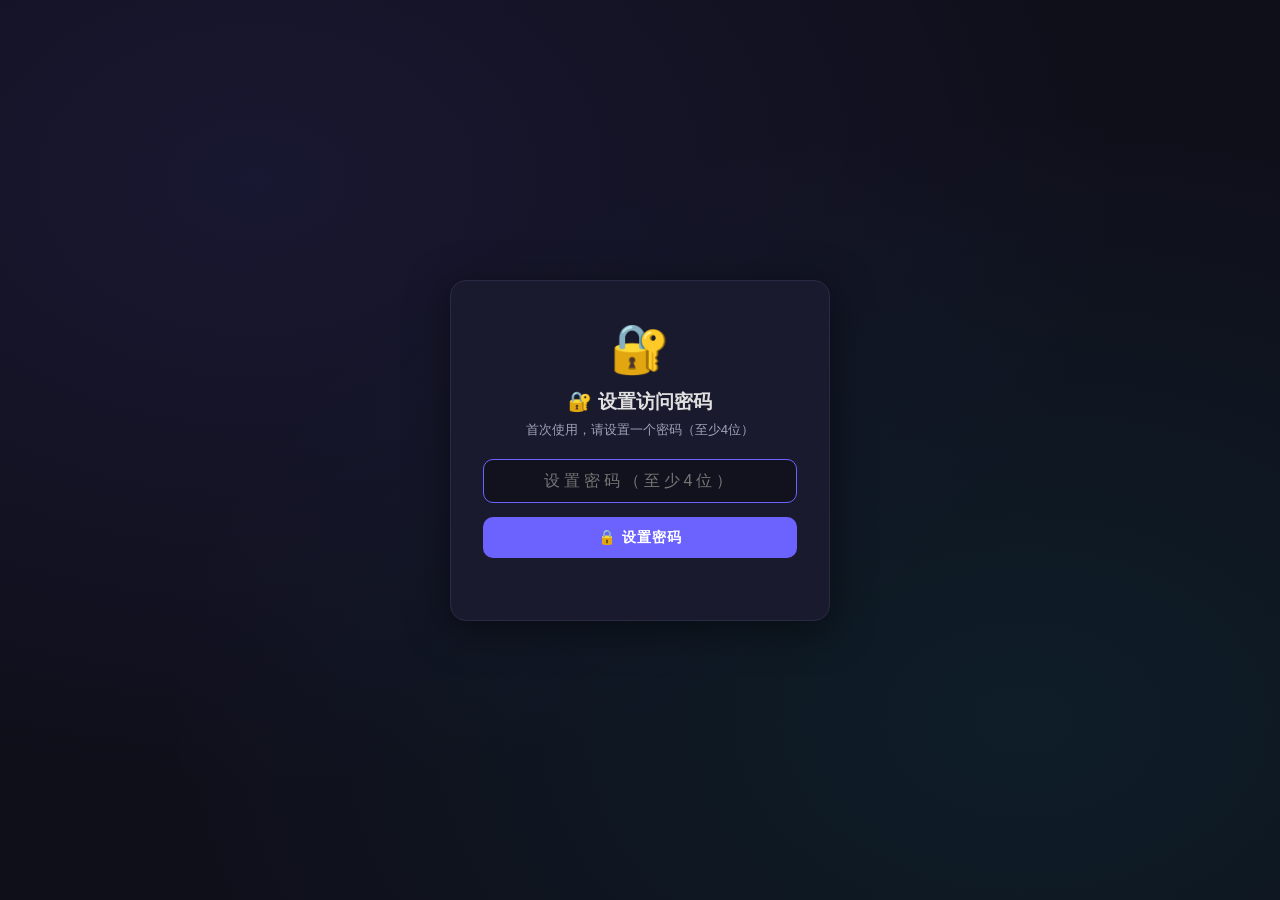
<file: navigation.html>
<!DOCTYPE html>
<html lang="zh-CN">
<head>
    <meta charset="UTF-8">
    <meta name="viewport" content="width=device-width, initial-scale=1.0">
    <title>我的网址导航</title>
    <style>
        :root {
            --bg: #0f0f1a;
            --card-bg: #1a1a2e;
            --card-hover: #222244;
            --accent: #6c63ff;
            --accent-hover: #7f78ff;
            --text: #e0e0e0;
            --text-secondary: #a0a0b8;
            --danger: #ff4757;
            --border: #2a2a45;
            --shadow: 0 4px 24px rgba(0,0,0,0.4);
            --radius: 16px;
        }

        * {
            margin: 0;
            padding: 0;
            box-sizing: border-box;
        }

        body {
            font-family: 'Segoe UI', 'PingFang SC', 'Microsoft YaHei', sans-serif;
            background: var(--bg);
            background-image:
                radial-gradient(ellipse at 20% 20%, rgba(108, 99, 255, 0.08) 0%, transparent 60%),
                radial-gradient(ellipse at 80% 80%, rgba(0, 200, 200, 0.06) 0%, transparent 60%),
                radial-gradient(ellipse at 50% 50%, rgba(108, 99, 255, 0.03) 0%, transparent 80%);
            color: var(--text);
            min-height: 100vh;
            display: flex;
            flex-direction: column;
            align-items: center;
        }

        /* ── 顶部 ── */
        .header {
            text-align: center;
            padding: 50px 20px 20px;
        }
        .header h1 {
            font-size: 2.4rem;
            font-weight: 700;
            background: linear-gradient(135deg, #6c63ff, #00c8c8);
            -webkit-background-clip: text;
            -webkit-text-fill-color: transparent;
            background-clip: text;
            margin-bottom: 8px;
            letter-spacing: 2px;
        }
        .header .subtitle {
            color: var(--text-secondary);
            font-size: 0.95rem;
            letter-spacing: 1px;
        }

        /* ── 搜索栏 ── */
        .search-wrapper {
            width: 100%;
            max-width: 520px;
            margin: 10px auto 30px;
            padding: 0 20px;
        }
        .search-box {
            display: flex;
            align-items: center;
            background: var(--card-bg);
            border: 2px solid var(--border);
            border-radius: 50px;
            padding: 12px 20px;
            transition: border-color 0.3s, box-shadow 0.3s;
        }
        .search-box:focus-within {
            border-color: var(--accent);
            box-shadow: 0 0 0 4px rgba(108, 99, 255, 0.15);
        }
        .search-box svg {
            flex-shrink: 0;
            width: 20px;
            height: 20px;
            color: var(--text-secondary);
            margin-right: 10px;
        }
        .search-box input {
            flex: 1;
            background: transparent;
            border: none;
            outline: none;
            color: var(--text);
            font-size: 1rem;
            letter-spacing: 0.5px;
        }
        .search-box input::placeholder {
            color: #555;
        }

        /* ── 工具栏 ── */
        .toolbar {
            display: flex;
            justify-content: center;
            gap: 10px;
            margin-top: 14px;
        }
        .tool-btn {
            display: inline-flex;
            align-items: center;
            gap: 6px;
            padding: 8px 16px;
            border-radius: 8px;
            border: 1px solid var(--border);
            background: var(--card-bg);
            color: var(--text-secondary);
            font-size: 0.8rem;
            cursor: pointer;
            transition: all 0.2s;
            letter-spacing: 0.3px;
        }
        .tool-btn:hover {
            border-color: var(--accent);
            color: var(--text);
            background: var(--card-hover);
        }
        .tool-btn.export-btn:hover {
            border-color: #20c997;
        }
        .tool-btn.import-btn:hover {
            border-color: #ff922b;
        }
        .tool-btn.bg-btn:hover {
            border-color: #f06595;
        }

        /* ── 背景预设 ── */
        .bg-presets {
            display: flex;
            flex-wrap: wrap;
            gap: 10px;
            margin: 16px 0;
            justify-content: center;
        }
        .bg-preset {
            width: 48px;
            height: 48px;
            border-radius: 12px;
            cursor: pointer;
            border: 2px solid transparent;
            transition: all 0.2s;
            position: relative;
        }
        .bg-preset:hover {
            transform: scale(1.1);
        }
        .bg-preset.active {
            border-color: #fff;
            box-shadow: 0 0 0 2px var(--accent);
        }
        .bg-preset.active::after {
            content: '✓';
            position: absolute;
            bottom: -2px;
            right: -2px;
            background: var(--accent);
            color: #fff;
            width: 18px;
            height: 18px;
            border-radius: 50%;
            font-size: 0.65rem;
            display: flex;
            align-items: center;
            justify-content: center;
        }
        .bg-field-row {
            display: flex;
            gap: 8px;
            align-items: center;
            margin-bottom: 12px;
        }
        .bg-field-row input[type="color"] {
            width: 40px;
            height: 40px;
            border: none;
            border-radius: 10px;
            cursor: pointer;
            padding: 0;
            background: transparent;
        }
        .bg-field-row input[type="color"]::-webkit-color-swatch-wrapper {
            padding: 0;
        }
        .bg-field-row input[type="color"]::-webkit-color-swatch {
            border-radius: 10px;
            border: 1px solid var(--border);
        }
        .bg-field-row input[type="text"] {
            flex: 1;
            padding: 10px 12px;
            background: #12121f;
            border: 1px solid var(--border);
            border-radius: 10px;
            color: var(--text);
            font-size: 0.85rem;
            outline: none;
            transition: border-color 0.3s;
        }
        .bg-field-row input[type="text"]:focus {
            border-color: var(--accent);
        }
        .bg-upload-row {
            display: flex;
            align-items: center;
            gap: 10px;
            margin-bottom: 12px;
            flex-wrap: nowrap;
        }
        .bg-upload-btn {
            flex-shrink: 0;
            padding: 10px 18px;
            border-radius: 10px;
            border: 1px solid var(--border);
            background: var(--card-bg);
            color: var(--text-secondary);
            font-size: 0.85rem;
            cursor: pointer;
            transition: all 0.2s;
            white-space: nowrap;
        }
        .bg-upload-btn:hover {
            border-color: var(--accent);
            color: var(--text);
            background: var(--card-hover);
        }
        .bg-upload-name {
            font-size: 0.75rem;
            color: var(--text-secondary);
            max-width: 180px;
            overflow: hidden;
            text-overflow: ellipsis;
            white-space: nowrap;
            flex-shrink: 1;
        }
        .bg-section-label {
            font-size: 0.78rem;
            color: var(--text-secondary);
            margin: 14px 0 8px;
            letter-spacing: 0.5px;
            text-align: left;
        }

        /* ── 链接网格 ── */
        .container {
            width: 100%;
            max-width: 1000px;
            padding: 0 24px 60px;
        }
        .grid {
            display: grid;
            grid-template-columns: repeat(auto-fill, minmax(160px, 1fr));
            gap: 18px;
        }

        /* ── 卡片 ── */
        .card {
            background: var(--card-bg);
            border: 1px solid var(--border);
            border-radius: var(--radius);
            padding: 22px 14px 18px;
            text-align: center;
            cursor: pointer;
            transition: all 0.25s ease;
            position: relative;
            text-decoration: none;
            color: var(--text);
            display: flex;
            flex-direction: column;
            align-items: center;
            gap: 10px;
        }
        .card:hover {
            background: var(--card-hover);
            border-color: var(--accent);
            transform: translateY(-4px);
            box-shadow: 0 8px 28px rgba(108, 99, 255, 0.2);
        }
        .card .icon {
            width: 52px;
            height: 52px;
            border-radius: 14px;
            display: flex;
            align-items: center;
            justify-content: center;
            font-size: 1.6rem;
            font-weight: 700;
            color: #fff;
            flex-shrink: 0;
        }
        .card .name {
            font-size: 0.9rem;
            font-weight: 500;
            line-height: 1.3;
            word-break: break-word;
            max-width: 100%;
        }

        /* 删除按钮 */
        .card .delete-btn {
            position: absolute;
            top: 8px;
            right: 8px;
            width: 24px;
            height: 24px;
            border-radius: 50%;
            border: none;
            background: rgba(255, 71, 87, 0.15);
            color: var(--danger);
            cursor: pointer;
            font-size: 0.7rem;
            display: flex;
            align-items: center;
            justify-content: center;
            opacity: 0;
            transition: opacity 0.2s, background 0.2s;
        }
        .card:hover .delete-btn {
            opacity: 1;
        }
        .card .delete-btn:hover {
            background: var(--danger);
            color: #fff;
        }

        /* 编辑按钮 */
        .card .edit-btn {
            position: absolute;
            top: 8px;
            right: 36px;
            width: 24px;
            height: 24px;
            border-radius: 50%;
            border: none;
            background: rgba(108, 99, 255, 0.15);
            color: var(--accent);
            cursor: pointer;
            font-size: 0.65rem;
            display: flex;
            align-items: center;
            justify-content: center;
            opacity: 0;
            transition: opacity 0.2s, background 0.2s;
        }
        .card:hover .edit-btn {
            opacity: 1;
        }
        .card .edit-btn:hover {
            background: var(--accent);
            color: #fff;
        }

        /* 添加按钮卡片 */
        .card.add-card {
            border-style: dashed;
            border-color: #3a3a5a;
            justify-content: center;
            min-height: 140px;
        }
        .card.add-card:hover {
            border-color: var(--accent);
        }
        .card.add-card .add-icon {
            font-size: 2.4rem;
            color: #555;
            transition: color 0.25s;
        }
        .card.add-card:hover .add-icon {
            color: var(--accent);
        }
        .card.add-card span {
            color: #666;
            font-size: 0.85rem;
            transition: color 0.25s;
        }
        .card.add-card:hover span {
            color: var(--accent);
        }

        /* ── 模态框 ── */
        .modal-overlay {
            position: fixed;
            inset: 0;
            background: rgba(0, 0, 0, 0.65);
            backdrop-filter: blur(6px);
            display: flex;
            align-items: center;
            justify-content: center;
            z-index: 100;
            opacity: 0;
            pointer-events: none;
            transition: opacity 0.3s;
        }
        .modal-overlay.active {
            opacity: 1;
            pointer-events: auto;
        }
        .modal {
            background: var(--card-bg);
            border: 1px solid var(--border);
            border-radius: var(--radius);
            padding: 32px 28px 24px;
            width: 90%;
            max-width: 420px;
            box-shadow: var(--shadow);
            transform: translateY(20px);
            transition: transform 0.3s;
        }
        .modal-overlay.active .modal {
            transform: translateY(0);
        }
        .modal h3 {
            font-size: 1.3rem;
            margin-bottom: 20px;
            text-align: center;
        }
        .modal .field {
            margin-bottom: 16px;
        }
        .modal label {
            display: block;
            font-size: 0.85rem;
            color: var(--text-secondary);
            margin-bottom: 6px;
            letter-spacing: 0.5px;
        }
        .modal input {
            width: 100%;
            padding: 11px 14px;
            background: #12121f;
            border: 1px solid var(--border);
            border-radius: 10px;
            color: var(--text);
            font-size: 0.95rem;
            outline: none;
            transition: border-color 0.3s;
        }
        .modal input:focus {
            border-color: var(--accent);
        }
        .modal .btn-row {
            display: flex;
            gap: 10px;
            margin-top: 22px;
        }
        .modal .btn {
            flex: 1;
            padding: 11px;
            border-radius: 10px;
            border: none;
            font-size: 0.9rem;
            font-weight: 600;
            cursor: pointer;
            letter-spacing: 0.5px;
            transition: all 0.2s;
        }
        .btn-primary {
            background: var(--accent);
            color: #fff;
        }
        .btn-primary:hover {
            background: var(--accent-hover);
            box-shadow: 0 4px 16px rgba(108, 99, 255, 0.35);
        }
        .btn-cancel {
            background: transparent;
            color: var(--text-secondary);
            border: 1px solid var(--border) !important;
        }
        .btn-cancel:hover {
            background: #1e1e35;
            color: var(--text);
        }
        .btn-danger {
            background: transparent;
            color: var(--danger);
            border: 1px solid var(--danger) !important;
            font-size: 0.8rem;
            padding: 8px;
        }
        .btn-danger:hover {
            background: var(--danger);
            color: #fff;
        }

        /* ── Toast ── */
        .toast {
            position: fixed;
            bottom: 30px;
            left: 50%;
            transform: translateX(-50%) translateY(80px);
            background: #222244;
            color: #ccc;
            padding: 10px 22px;
            border-radius: 50px;
            font-size: 0.85rem;
            letter-spacing: 0.5px;
            opacity: 0;
            transition: all 0.35s ease;
            z-index: 200;
            pointer-events: none;
        }
        .toast.show {
            opacity: 1;
            transform: translateX(-50%) translateY(0);
        }

        /* ── 密码锁 ── */
        .lock-overlay {
            position: fixed;
            inset: 0;
            background: var(--bg);
            background-image:
                radial-gradient(ellipse at 20% 20%, rgba(108, 99, 255, 0.1) 0%, transparent 60%),
                radial-gradient(ellipse at 80% 80%, rgba(0, 200, 200, 0.08) 0%, transparent 60%);
            display: flex;
            align-items: center;
            justify-content: center;
            z-index: 9999;
            transition: opacity 0.4s, visibility 0.4s;
        }
        .lock-overlay.hidden {
            opacity: 0;
            visibility: hidden;
            pointer-events: none;
        }
        .lock-box {
            background: var(--card-bg);
            border: 1px solid var(--border);
            border-radius: var(--radius);
            padding: 40px 32px 32px;
            width: 90%;
            max-width: 380px;
            text-align: center;
            box-shadow: 0 8px 40px rgba(0,0,0,0.5);
        }
        .lock-icon {
            font-size: 3rem;
            margin-bottom: 12px;
        }
        .lock-box h3 {
            font-size: 1.2rem;
            margin-bottom: 6px;
            color: var(--text);
        }
        .lock-box .lock-hint {
            font-size: 0.82rem;
            color: var(--text-secondary);
            margin-bottom: 20px;
        }
        .lock-box input {
            width: 100%;
            padding: 12px 16px;
            background: #12121f;
            border: 1px solid var(--border);
            border-radius: 10px;
            color: var(--text);
            font-size: 1rem;
            outline: none;
            text-align: center;
            letter-spacing: 4px;
            transition: border-color 0.3s;
        }
        .lock-box input:focus {
            border-color: var(--accent);
        }
        .lock-box .lock-btn {
            width: 100%;
            margin-top: 14px;
            padding: 11px;
            border-radius: 10px;
            border: none;
            font-size: 0.9rem;
            font-weight: 600;
            cursor: pointer;
            background: var(--accent);
            color: #fff;
            letter-spacing: 1px;
            transition: all 0.2s;
        }
        .lock-box .lock-btn:hover {
            background: var(--accent-hover);
            box-shadow: 0 4px 16px rgba(108, 99, 255, 0.35);
        }
        .lock-box .lock-error {
            color: var(--danger);
            font-size: 0.8rem;
            margin-top: 10px;
            min-height: 20px;
            transition: opacity 0.3s;
        }

        /* ── 空状态 ── */
        .empty-state {
            text-align: center;
            padding: 60px 20px;
            color: #444;
        }
        .empty-state .empty-icon {
            font-size: 4rem;
            margin-bottom: 16px;
        }
        .empty-state p {
            font-size: 1rem;
        }

        /* ── 响应式 ── */
        @media (max-width: 600px) {
            .header h1 { font-size: 1.6rem; }
            .grid {
                grid-template-columns: repeat(auto-fill, minmax(120px, 1fr));
                gap: 12px;
            }
            .card { padding: 16px 10px 14px; }
            .card .icon { width: 42px; height: 42px; font-size: 1.3rem; border-radius: 12px; }
            .card .name { font-size: 0.8rem; }
        }
    </style>
</head>
<body>

    <!-- ══════════ 头部 ══════════ -->
    <div class="header">
        <h1>🔖 我的网址导航</h1>
        <p class="subtitle">自定义收藏夹 · 一键直达常用网站</p>
    </div>

    <!-- ══════════ 搜索 ══════════ -->
    <div class="search-wrapper">
        <div class="search-box">
            <svg viewBox="0 0 24 24" fill="none" stroke="currentColor" stroke-width="2">
                <circle cx="11" cy="11" r="8"/><line x1="21" y1="21" x2="16.65" y2="16.65"/>
            </svg>
            <input type="text" id="searchInput" placeholder="搜索已保存的网站...">
        </div>
        <div class="toolbar">
            <button class="tool-btn export-btn" id="btnExport" title="导出收藏为文件">📥 导出</button>
            <button class="tool-btn import-btn" id="btnImport" title="从文件导入收藏">📤 导入</button>
            <button class="tool-btn bg-btn" id="btnBg" title="自定义背景">🎨 背景</button>
        </div>
    </div>

    <!-- ══════════ 链接网格 ══════════ -->
    <div class="container">
        <div class="grid" id="linkGrid">
            <!-- JS 动态渲染 -->
        </div>
        <div class="empty-state" id="emptyState" style="display:none;">
            <div class="empty-icon">📭</div>
            <p>还没有收藏任何网站</p>
            <p style="font-size:0.85rem;margin-top:6px;">点击下方虚线卡片添加第一个吧！</p>
        </div>
    </div>

    <!-- ══════════ 模态框 ══════════ -->
    <div class="modal-overlay" id="modalOverlay">
        <div class="modal">
            <h3 id="modalTitle">➕ 添加网站</h3>
            <div class="field">
                <label>网站名称</label>
                <input type="text" id="siteName" placeholder="例如：GitHub">
            </div>
            <div class="field">
                <label>网站地址</label>
                <input type="text" id="siteUrl" placeholder="例如：https://github.com">
            </div>
            <input type="hidden" id="editIndex" value="-1">
            <div class="btn-row">
                <button class="btn btn-cancel" id="btnCancel">取消</button>
                <button class="btn btn-primary" id="btnSave">保存</button>
            </div>
            <button class="btn btn-danger" id="btnDelete" style="display:none;width:100%;margin-top:10px;">🗑 删除此网站</button>
        </div>
    </div>

    <!-- ══════════ Toast ══════════ -->
    <div class="toast" id="toast"></div>

    <!-- ══════════ 背景设置弹窗 ══════════ -->
    <div class="modal-overlay" id="bgOverlay">
        <div class="modal">
            <h3>🎨 自定义背景</h3>
            <p class="bg-section-label">📐 预设主题</p>
            <div class="bg-presets" id="bgPresets">
                <!-- JS 动态渲染 -->
            </div>
            <p class="bg-section-label">🎨 自定义纯色</p>
            <div class="bg-field-row">
                <input type="color" id="bgColorPicker" value="#0f0f1a">
                <input type="text" id="bgColorText" placeholder="#0f0f1a" maxlength="7">
            </div>
            <p class="bg-section-label">🖼 图片背景（输入图片 URL）</p>
            <div class="bg-field-row">
                <input type="text" id="bgImageUrl" placeholder="https://example.com/bg.jpg">
            </div>
            <p class="bg-section-label">📁 本地上传图片</p>
            <div class="bg-upload-row">
                <input type="file" id="bgImageFile" accept="image/*" style="display:none;">
                <button class="bg-upload-btn" id="btnBgUpload">📁 选择本地图片</button>
                <span class="bg-upload-name" id="bgFileName"></span>
            </div>
            <div class="btn-row">
                <button class="btn btn-cancel" id="btnBgCancel">取消</button>
                <button class="btn btn-primary" id="btnBgApply">✅ 应用</button>
            </div>
            <button class="btn btn-danger" id="btnBgReset" style="width:100%;margin-top:10px;">🔄 恢复默认背景</button>
        </div>
    </div>

    <!-- ══════════ 密码锁 ══════════ -->
    <div class="lock-overlay" id="lockOverlay">
        <div class="lock-box">
            <div class="lock-icon">🔐</div>
            <h3 id="lockTitle">设置访问密码</h3>
            <p class="lock-hint" id="lockHint">首次使用，请设置一个密码</p>
            <input type="password" id="lockPassword" placeholder="请输入密码" maxlength="32" autocomplete="off">
            <button class="lock-btn" id="lockBtn">🔓 解锁</button>
            <div class="lock-error" id="lockError"></div>
        </div>
    </div>

    <script>
        // ──────────────── 背景自定义 ────────────────
        (function() {
            const BG_KEY = 'nav_bg_config';
            const DEFAULT_BG = {
                type: 'default',
                value: ''
            };

            // 预设背景
            const PRESETS = [
                { name: '默认星空', type: 'default', value: '', css: '' },
                { name: '深邃蓝', type: 'solid', value: '#0a0a1a', css: '#0a0a1a' },
                { name: '暗夜紫', type: 'solid', value: '#0f0a1a', css: '#0f0a1a' },
                { name: '墨绿', type: 'solid', value: '#0a1a14', css: '#0a1a14' },
                { name: '深棕', type: 'solid', value: '#1a1410', css: '#1a1410' },
                { name: '暗红', type: 'solid', value: '#1a0f0f', css: '#1a0f0f' },
                { name: '渐变紫蓝', type: 'gradient', value: 'linear-gradient(135deg, #1a0a2e, #0a1628)', css: 'linear-gradient(135deg, #1a0a2e, #0a1628)' },
                { name: '渐变日落', type: 'gradient', value: 'linear-gradient(135deg, #2d1b00, #1a0a2e)', css: 'linear-gradient(135deg, #2d1b00, #1a0a2e)' },
                { name: '渐变海洋', type: 'gradient', value: 'linear-gradient(135deg, #0a1628, #0a2e2e)', css: 'linear-gradient(135deg, #0a1628, #0a2e2e)' },
            ];

            const bgOverlay = document.getElementById('bgOverlay');
            const bgPresetsDiv = document.getElementById('bgPresets');
            const bgColorPicker = document.getElementById('bgColorPicker');
            const bgColorText = document.getElementById('bgColorText');
            const bgImageUrl = document.getElementById('bgImageUrl');
            const bgImageFile = document.getElementById('bgImageFile');
            const bgFileName = document.getElementById('bgFileName');

            let currentConfig = loadBgConfig();
            let tempConfig = { ...currentConfig };
            let localImageData = null;  // 暂存本地图片 base64

            function loadBgConfig() {
                try {
                    const raw = localStorage.getItem(BG_KEY);
                    return raw ? JSON.parse(raw) : { ...DEFAULT_BG };
                } catch { return { ...DEFAULT_BG }; }
            }

            function saveBgConfig(config) {
                localStorage.setItem(BG_KEY, JSON.stringify(config));
            }

            function applyBackground(config) {
                const body = document.body;
                // 清除之前的背景
                body.style.background = '';
                body.style.backgroundImage = '';
                body.style.backgroundColor = '';

                if (config.type === 'default') {
                    body.style.background = 'var(--bg)';
                    body.style.backgroundImage = 'radial-gradient(ellipse at 20% 20%, rgba(108, 99, 255, 0.08) 0%, transparent 60%), radial-gradient(ellipse at 80% 80%, rgba(0, 200, 200, 0.06) 0%, transparent 60%), radial-gradient(ellipse at 50% 50%, rgba(108, 99, 255, 0.03) 0%, transparent 80%)';
                } else if (config.type === 'solid') {
                    body.style.background = config.value;
                    body.style.backgroundImage = 'none';
                } else if (config.type === 'gradient') {
                    body.style.background = config.value;
                    body.style.backgroundImage = 'none';
                } else if (config.type === 'image') {
                    body.style.background = 'var(--bg)';
                    body.style.backgroundImage = `url(${config.value})`;
                    body.style.backgroundSize = 'cover';
                    body.style.backgroundPosition = 'center';
                    body.style.backgroundAttachment = 'fixed';
                }
            }

            // 渲染预设色块
            function renderPresets(activeConfig) {
                bgPresetsDiv.innerHTML = PRESETS.map((p, i) => {
                    let bgStyle = '';
                    if (p.type === 'default') {
                        bgStyle = 'background: #0f0f1a; background-image: radial-gradient(ellipse at 30% 30%, rgba(108,99,255,0.5) 0%, transparent 70%);';
                    } else if (p.type === 'solid') {
                        bgStyle = `background: ${p.css};`;
                    } else if (p.type === 'gradient') {
                        bgStyle = `background: ${p.css};`;
                    }
                    const isActive = (activeConfig.type === p.type && activeConfig.value === p.value);
                    return `<div class="bg-preset${isActive ? ' active' : ''}" style="${bgStyle}" title="${p.name}" data-index="${i}"></div>`;
                }).join('');
            }

            function openBgModal() {
                tempConfig = { ...currentConfig };
                // 恢复本地图片数据
                if (currentConfig.type === 'image' && currentConfig.value && currentConfig.value.startsWith('data:')) {
                    localImageData = currentConfig.value;
                    bgFileName.textContent = '已上传图片';
                } else {
                    localImageData = null;
                    bgFileName.textContent = '';
                }
                renderPresets(tempConfig);
                bgColorPicker.value = tempConfig.type === 'solid' ? tempConfig.value : '#0f0f1a';
                bgColorText.value = tempConfig.type === 'solid' ? tempConfig.value : '';
                bgImageUrl.value = (tempConfig.type === 'image' && tempConfig.value && !tempConfig.value.startsWith('data:')) ? tempConfig.value : '';
                bgImageFile.value = '';
                bgOverlay.classList.add('active');
            }

            function closeBgModal() {
                bgOverlay.classList.remove('active');
            }

            // 预设点击
            bgPresetsDiv.addEventListener('click', (e) => {
                const preset = e.target.closest('.bg-preset');
                if (!preset) return;
                const index = parseInt(preset.dataset.index);
                const p = PRESETS[index];
                tempConfig = { type: p.type, value: p.value };
                localImageData = null;
                bgImageFile.value = '';
                bgFileName.textContent = '';
                renderPresets(tempConfig);
                if (p.type === 'solid') {
                    bgColorPicker.value = p.value;
                    bgColorText.value = p.value;
                }
                bgImageUrl.value = '';
            });

            // 颜色选择器同步
            bgColorPicker.addEventListener('input', () => {
                bgColorText.value = bgColorPicker.value;
                tempConfig = { type: 'solid', value: bgColorPicker.value };
                localImageData = null;
                bgImageFile.value = '';
                bgFileName.textContent = '';
                renderPresets(tempConfig);
                bgImageUrl.value = '';
            });

            bgColorText.addEventListener('input', () => {
                let val = bgColorText.value.trim();
                if (/^#[0-9a-fA-F]{6}$/.test(val)) {
                    bgColorPicker.value = val;
                    tempConfig = { type: 'solid', value: val };
                    localImageData = null;
                    bgImageFile.value = '';
                    bgFileName.textContent = '';
                    renderPresets(tempConfig);
                    bgImageUrl.value = '';
                }
            });

            // 图片 URL
            bgImageUrl.addEventListener('input', () => {
                const val = bgImageUrl.value.trim();
                if (val) {
                    localImageData = null;
                    bgFileName.textContent = '';
                    tempConfig = { type: 'image', value: val };
                    renderPresets({ type: 'image', value: val });
                }
            });

            // 本地上传图片
            document.getElementById('btnBgUpload').addEventListener('click', () => {
                bgImageFile.click();
            });

            bgImageFile.addEventListener('change', (e) => {
                const file = e.target.files[0];
                if (!file) return;
                bgFileName.textContent = file.name;
                const reader = new FileReader();
                reader.onload = function(ev) {
                    localImageData = ev.target.result;
                    bgImageUrl.value = '';
                    tempConfig = { type: 'image', value: localImageData };
                    renderPresets({ type: 'image', value: localImageData });
                };
                reader.readAsDataURL(file);
            });

            // 应用
            document.getElementById('btnBgApply').addEventListener('click', () => {
                currentConfig = { ...tempConfig };
                saveBgConfig(currentConfig);
                applyBackground(currentConfig);
                closeBgModal();
                showToast('✅ 背景已更新');
            });

            // 取消
            document.getElementById('btnBgCancel').addEventListener('click', closeBgModal);

            // 重置
            document.getElementById('btnBgReset').addEventListener('click', () => {
                tempConfig = { ...DEFAULT_BG };
                currentConfig = { ...DEFAULT_BG };
                localImageData = null;
                saveBgConfig(currentConfig);
                applyBackground(currentConfig);
                renderPresets(tempConfig);
                bgColorPicker.value = '#0f0f1a';
                bgColorText.value = '';
                bgImageUrl.value = '';
                bgImageFile.value = '';
                bgFileName.textContent = '';
                closeBgModal();
                showToast('🔄 已恢复默认背景');
            });

            // 弹窗外点击关闭
            bgOverlay.addEventListener('click', (e) => {
                if (e.target === bgOverlay) closeBgModal();
            });

            // 启动
            applyBackground(currentConfig);

            // 暴露打开函数
            window._openBgModal = openBgModal;
        })();

        // ──────────────── 密码锁 ────────────────
        (function() {
            const LOCK_HASH_KEY = 'nav_lock_hash';
            const lockOverlay = document.getElementById('lockOverlay');
            const lockTitle = document.getElementById('lockTitle');
            const lockHint = document.getElementById('lockHint');
            const lockPassword = document.getElementById('lockPassword');
            const lockBtn = document.getElementById('lockBtn');
            const lockError = document.getElementById('lockError');

            // 简单哈希（SHA-256 异步版用 crypto.subtle，这里用简单方案保证兼容性）
            async function hashPassword(pwd) {
                const encoder = new TextEncoder();
                const data = encoder.encode(pwd + 'nav_salt_2026');
                const hashBuffer = await crypto.subtle.digest('SHA-256', data);
                const hashArray = Array.from(new Uint8Array(hashBuffer));
                return hashArray.map(b => b.toString(16).padStart(2, '0')).join('');
            }

            const savedHash = localStorage.getItem(LOCK_HASH_KEY);
            const isFirstTime = !savedHash;

            if (isFirstTime) {
                lockTitle.textContent = '🔐 设置访问密码';
                lockHint.textContent = '首次使用，请设置一个密码（至少4位）';
                lockBtn.textContent = '🔒 设置密码';
                lockPassword.placeholder = '设置密码（至少4位）';
            } else {
                lockTitle.textContent = '🔐 请输入密码';
                lockHint.textContent = '此页面已加密，请输入密码解锁';
                lockBtn.textContent = '🔓 解锁';
                lockPassword.placeholder = '请输入密码';
            }

            lockPassword.focus();

            async function handleUnlock() {
                const pwd = lockPassword.value;
                lockError.textContent = '';

                if (!pwd) {
                    lockError.textContent = '⚠️ 请输入密码';
                    return;
                }

                if (isFirstTime) {
                    if (pwd.length < 4) {
                        lockError.textContent = '⚠️ 密码至少需要4位';
                        return;
                    }
                    const hash = await hashPassword(pwd);
                    localStorage.setItem(LOCK_HASH_KEY, hash);
                    lockOverlay.classList.add('hidden');
                    showToast('✅ 密码已设置，下次访问需输入密码');
                } else {
                    const hash = await hashPassword(pwd);
                    if (hash === savedHash) {
                        lockOverlay.classList.add('hidden');
                    } else {
                        lockError.textContent = '❌ 密码错误，请重试';
                        lockPassword.value = '';
                        lockPassword.focus();
                    }
                }
            }

            lockBtn.addEventListener('click', handleUnlock);
            lockPassword.addEventListener('keydown', (e) => {
                if (e.key === 'Enter') handleUnlock();
            });
        })();

        // ──────────────── 数据管理 ────────────────
        const STORAGE_KEY = 'my_navigation_sites';

        function loadSites() {
            try {
                const raw = localStorage.getItem(STORAGE_KEY);
                return raw ? JSON.parse(raw) : [];
            } catch { return []; }
        }

        function saveSites(sites) {
            localStorage.setItem(STORAGE_KEY, JSON.stringify(sites));
        }

        // 导出收藏为 JSON 文件
        function exportSites() {
            const sites = allSites;
            if (sites.length === 0) {
                showToast('⚠️ 没有可导出的收藏');
                return;
            }
            const data = JSON.stringify(sites, null, 2);
            const blob = new Blob([data], { type: 'application/json' });
            const url = URL.createObjectURL(blob);
            const a = document.createElement('a');
            a.href = url;
            const now = new Date();
            const dateStr = `${now.getFullYear()}-${String(now.getMonth()+1).padStart(2,'0')}-${String(now.getDate()).padStart(2,'0')}`;
            a.download = `我的网址导航_备份_${dateStr}.json`;
            document.body.appendChild(a);
            a.click();
            document.body.removeChild(a);
            URL.revokeObjectURL(url);
            showToast(`📥 已导出 ${sites.length} 个收藏`);
        }

        // 导入收藏（替换模式）
        function importSites(file) {
            const reader = new FileReader();
            reader.onload = function(e) {
                try {
                    const imported = JSON.parse(e.target.result);
                    if (!Array.isArray(imported)) {
                        showToast('⚠️ 文件格式不正确');
                        return;
                    }
                    // 验证每条数据
                    const valid = imported.filter(s => s && typeof s.name === 'string' && typeof s.url === 'string');
                    if (valid.length === 0) {
                        showToast('⚠️ 文件中没有有效数据');
                        return;
                    }
                    allSites = valid;
                    saveSites(allSites);
                    render(allSites);
                    showToast(`📤 已导入 ${valid.length} 个收藏`);
                } catch {
                    showToast('⚠️ 文件解析失败，请检查格式');
                }
            };
            reader.readAsText(file);
        }

        // 初始化默认数据（仅在首次使用时）
        function initDefaultSites() {
            const sites = loadSites();
            if (sites.length === 0) {
                const defaults = [
                    { name: 'GitHub', url: 'https://github.com' },
                    { name: 'Google', url: 'https://www.google.com' },
                    { name: 'Bilibili', url: 'https://www.bilibili.com' },
                    { name: '百度', url: 'https://www.baidu.com' },
                    { name: '知乎', url: 'https://www.zhihu.com' },
                    { name: 'Stack Overflow', url: 'https://stackoverflow.com' },
                    { name: '📘 C++期末复习', url: 'https://m1kasa0ix03.github.io/cpp-review.html' },
                ];
                saveSites(defaults);
                return defaults;
            }
            return sites;
        }

        // ──────────────── 颜色生成 ────────────────
        const COLORS = [
            '#6c63ff', '#ff6b6b', '#ffd93d', '#6bcb77', '#4d96ff',
            '#ff922b', '#20c997', '#f06595', '#845ef7', '#339af0',
            '#fcc419', '#51cf66', '#ff6b6b', '#cc5de8', '#22b8cf',
        ];

        function getColor(name) {
            let hash = 0;
            for (let i = 0; i < name.length; i++) {
                hash = name.charCodeAt(i) + ((hash << 5) - hash);
            }
            return COLORS[Math.abs(hash) % COLORS.length];
        }

        function getInitial(name) {
            // 优先取中文首字或英文首字母
            const t = name.trim();
            if (!t) return '?';
            // 中文
            if (/[\u4e00-\u9fff]/.test(t[0])) return t[0];
            // 英文取首字母大写
            return t[0].toUpperCase();
        }

        // ──────────────── 渲染 ────────────────
        function render(sites) {
            const grid = document.getElementById('linkGrid');
            const empty = document.getElementById('emptyState');

            if (sites.length === 0) {
                grid.innerHTML = '';
                empty.style.display = 'block';
            } else {
                empty.style.display = 'none';
            }

            // 先渲染所有卡片
            grid.innerHTML = sites.map((site, index) => `
                <a class="card" href="${escapeHtml(site.url)}" target="_blank" rel="noopener"
                   data-index="${index}" data-name="${escapeHtml(site.name).toLowerCase()}"
                   title="${escapeHtml(site.name)}\n${escapeHtml(site.url)}">
                    <button class="edit-btn" title="编辑" onclick="editSite(event, ${index})">✎</button>
                    <button class="delete-btn" title="删除" onclick="deleteSite(event, ${index})">✕</button>
                    <div class="icon" style="background:${getColor(site.name)}">${getInitial(site.name)}</div>
                    <span class="name">${escapeHtml(site.name)}</span>
                </a>
            `).join('');

            // 添加按钮
            grid.insertAdjacentHTML('beforeend', `
                <div class="card add-card" onclick="openAddModal()">
                    <div class="add-icon">＋</div>
                    <span>添加网站</span>
                </div>
            `);
        }

        function escapeHtml(str) {
            const div = document.createElement('div');
            div.textContent = str;
            return div.innerHTML;
        }

        // ──────────────── 搜索过滤 ────────────────
        let allSites = [];

        function filterSites(query) {
            if (!query.trim()) {
                render(allSites);
                return;
            }
            const q = query.toLowerCase();
            const filtered = allSites.filter(s =>
                s.name.toLowerCase().includes(q) ||
                s.url.toLowerCase().includes(q)
            );
            render(filtered);
        }

        // ──────────────── 模态框 ────────────────
        const overlay = document.getElementById('modalOverlay');
        const modalTitle = document.getElementById('modalTitle');
        const inputName = document.getElementById('siteName');
        const inputUrl = document.getElementById('siteUrl');
        const editIndexInput = document.getElementById('editIndex');
        const btnDelete = document.getElementById('btnDelete');

        function openAddModal() {
            modalTitle.textContent = '➕ 添加网站';
            inputName.value = '';
            inputUrl.value = '';
            editIndexInput.value = '-1';
            btnDelete.style.display = 'none';
            overlay.classList.add('active');
            inputName.focus();
        }

        function openEditModal(index) {
            const site = allSites[index];
            modalTitle.textContent = '✎ 编辑网站';
            inputName.value = site.name;
            inputUrl.value = site.url;
            editIndexInput.value = index;
            btnDelete.style.display = 'block';
            overlay.classList.add('active');
            inputName.focus();
        }

        function closeModal() {
            overlay.classList.remove('active');
        }

        function saveSite() {
            const name = inputName.value.trim();
            let url = inputUrl.value.trim();
            const index = parseInt(editIndexInput.value);

            if (!name) { showToast('⚠️ 请输入网站名称'); return; }
            if (!url) { showToast('⚠️ 请输入网站地址'); return; }

            // 自动补全 https://
            if (!/^https?:\/\//i.test(url)) {
                url = 'https://' + url;
            }

            // 简单校验
            try { new URL(url); } catch {
                showToast('⚠️ 网址格式不正确'); return;
            }

            if (index >= 0 && index < allSites.length) {
                allSites[index] = { name, url };
                showToast('✅ 网站已更新');
            } else {
                allSites.push({ name, url });
                showToast('✅ 网站已添加');
            }

            saveSites(allSites);
            render(allSites);
            closeModal();
        }

        function deleteSiteFromModal() {
            const index = parseInt(editIndexInput.value);
            if (index >= 0 && index < allSites.length) {
                allSites.splice(index, 1);
                saveSites(allSites);
                render(allSites);
                showToast('🗑 网站已删除');
                closeModal();
            }
        }

        // ──────────────── 卡片操作 ────────────────
        function editSite(e, index) {
            e.preventDefault();
            e.stopPropagation();
            openEditModal(index);
        }

        function deleteSite(e, index) {
            e.preventDefault();
            e.stopPropagation();
            if (confirm(`确定要删除「${allSites[index].name}」吗？`)) {
                allSites.splice(index, 1);
                saveSites(allSites);
                render(allSites);
                showToast('🗑 网站已删除');
            }
        }

        // ──────────────── Toast ────────────────
        let toastTimer;
        function showToast(msg) {
            const toast = document.getElementById('toast');
            toast.textContent = msg;
            toast.classList.add('show');
            clearTimeout(toastTimer);
            toastTimer = setTimeout(() => toast.classList.remove('show'), 2000);
        }

        // ──────────────── 事件绑定 ────────────────
        document.getElementById('btnSave').addEventListener('click', saveSite);
        document.getElementById('btnCancel').addEventListener('click', closeModal);
        document.getElementById('btnDelete').addEventListener('click', deleteSiteFromModal);

        overlay.addEventListener('click', (e) => {
            if (e.target === overlay) closeModal();
        });

        document.addEventListener('keydown', (e) => {
            if (e.key === 'Escape') {
                if (document.getElementById('bgOverlay').classList.contains('active')) {
                    document.getElementById('bgOverlay').classList.remove('active');
                    return;
                }
                closeModal();
            }
            if (e.key === 'Enter' && overlay.classList.contains('active')) saveSite();
        });

        document.getElementById('searchInput').addEventListener('input', (e) => {
            filterSites(e.target.value);
        });

        // 导出导入
        document.getElementById('btnExport').addEventListener('click', exportSites);
        document.getElementById('btnImport').addEventListener('click', () => {
            const input = document.createElement('input');
            input.type = 'file';
            input.accept = '.json';
            input.onchange = (e) => {
                if (e.target.files.length > 0) {
                    importSites(e.target.files[0]);
                }
            };
            input.click();
        });

        // 背景设置
        document.getElementById('btnBg').addEventListener('click', () => {
            window._openBgModal();
        });

        // ──────────────── 启动 ────────────────
        allSites = initDefaultSites();
        render(allSites);
    </script>
</body>
</html>
</file>
